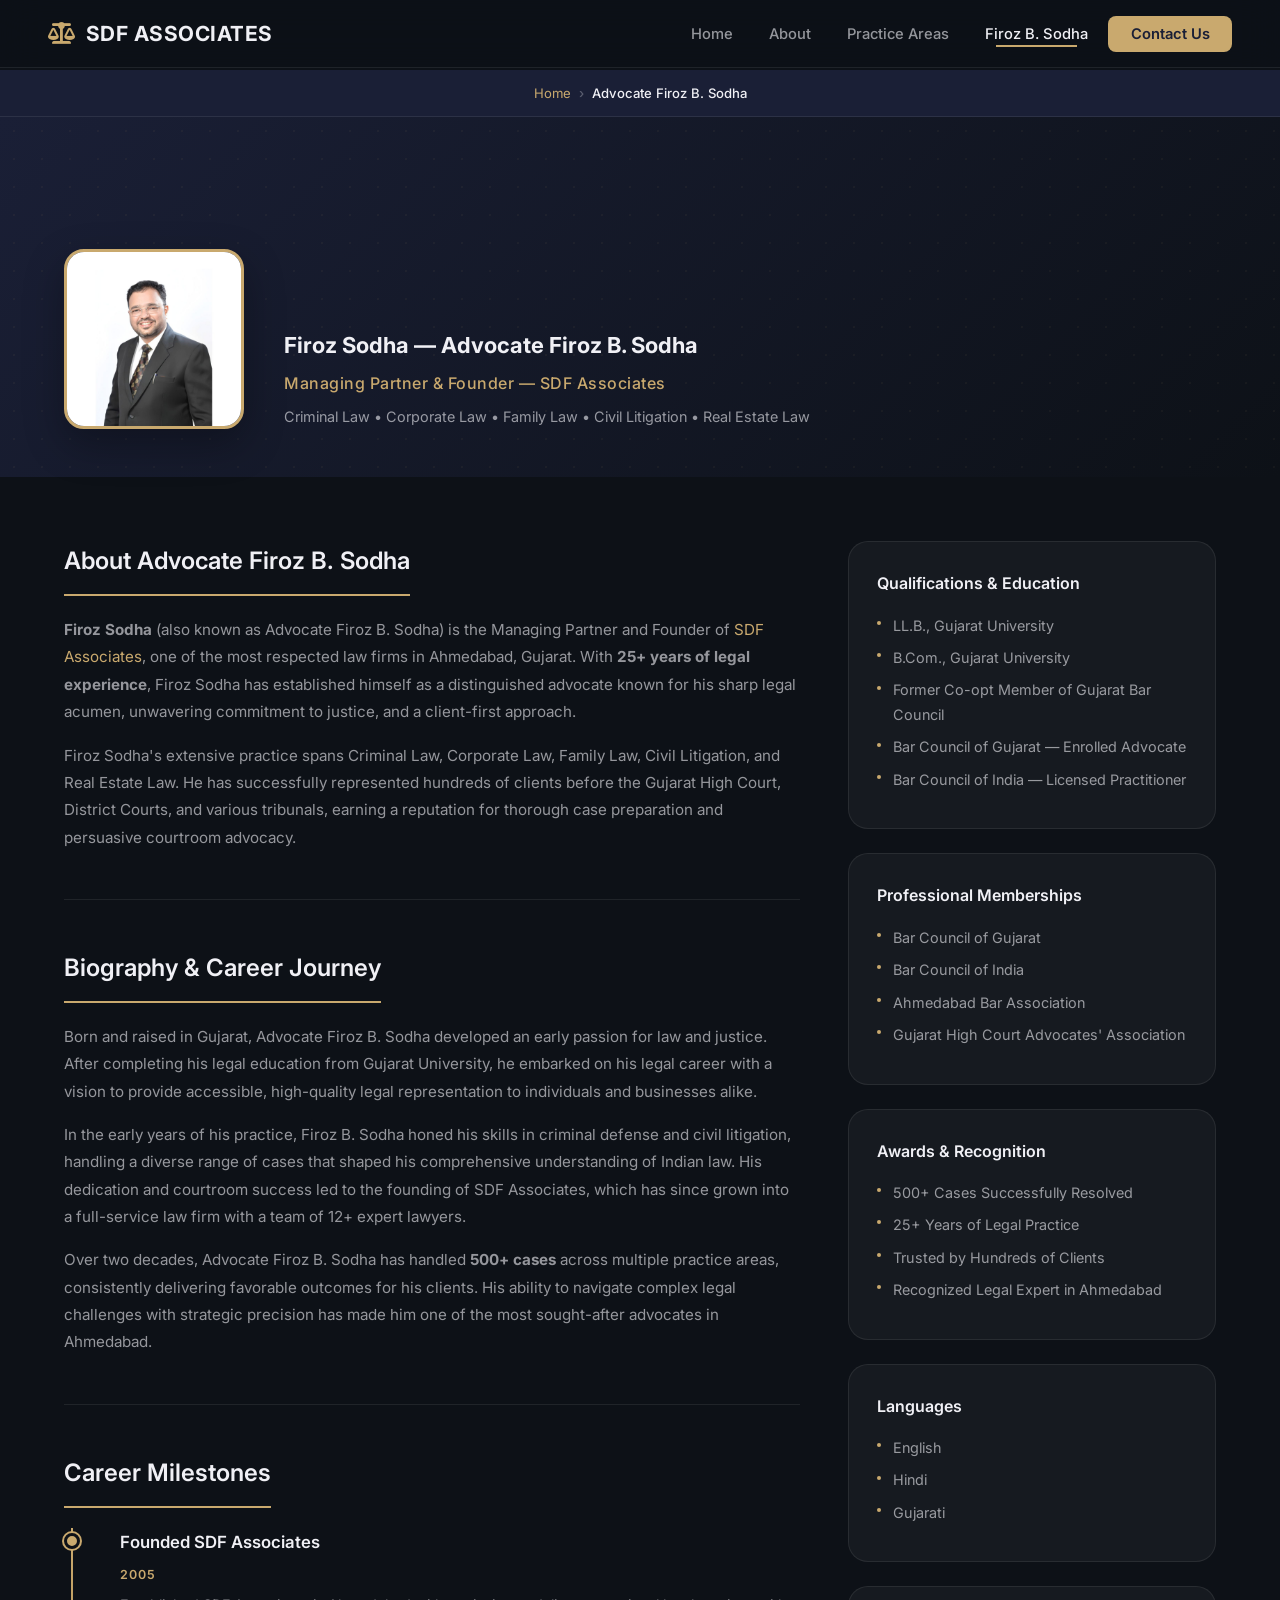
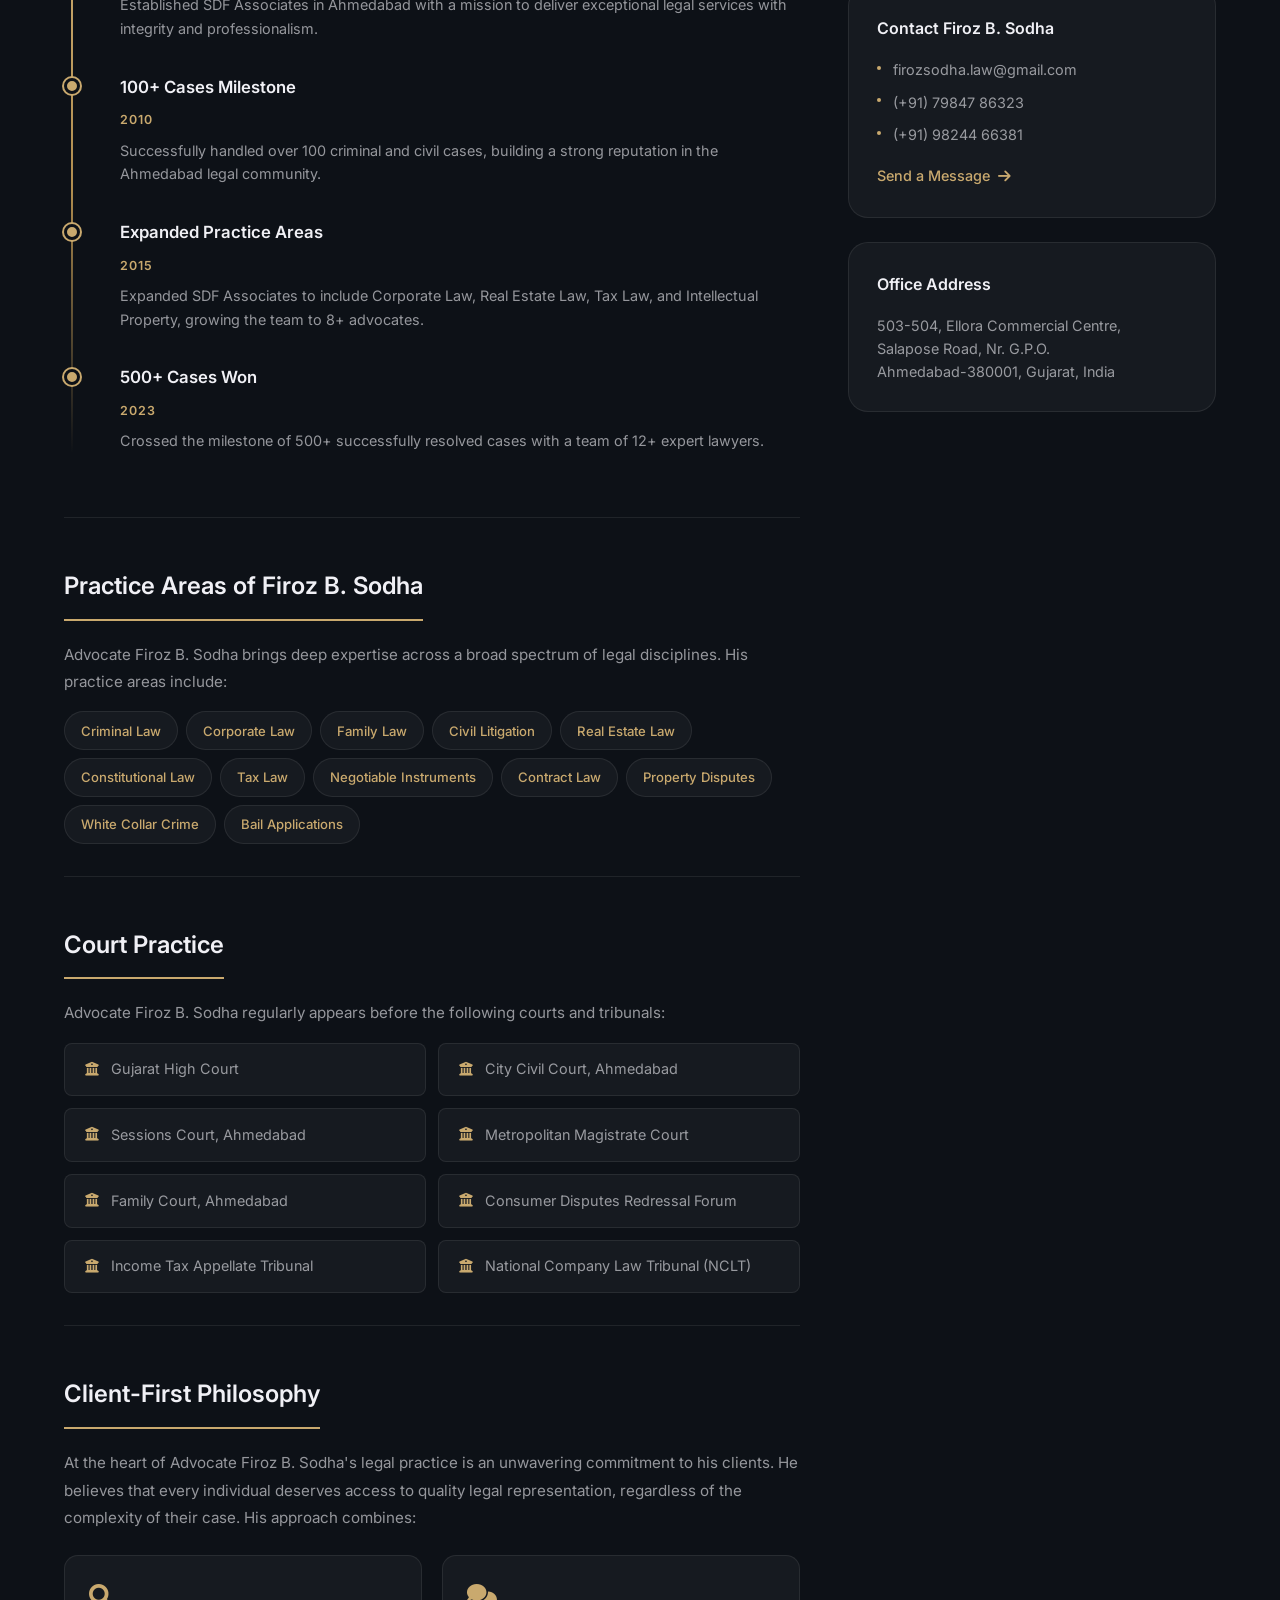
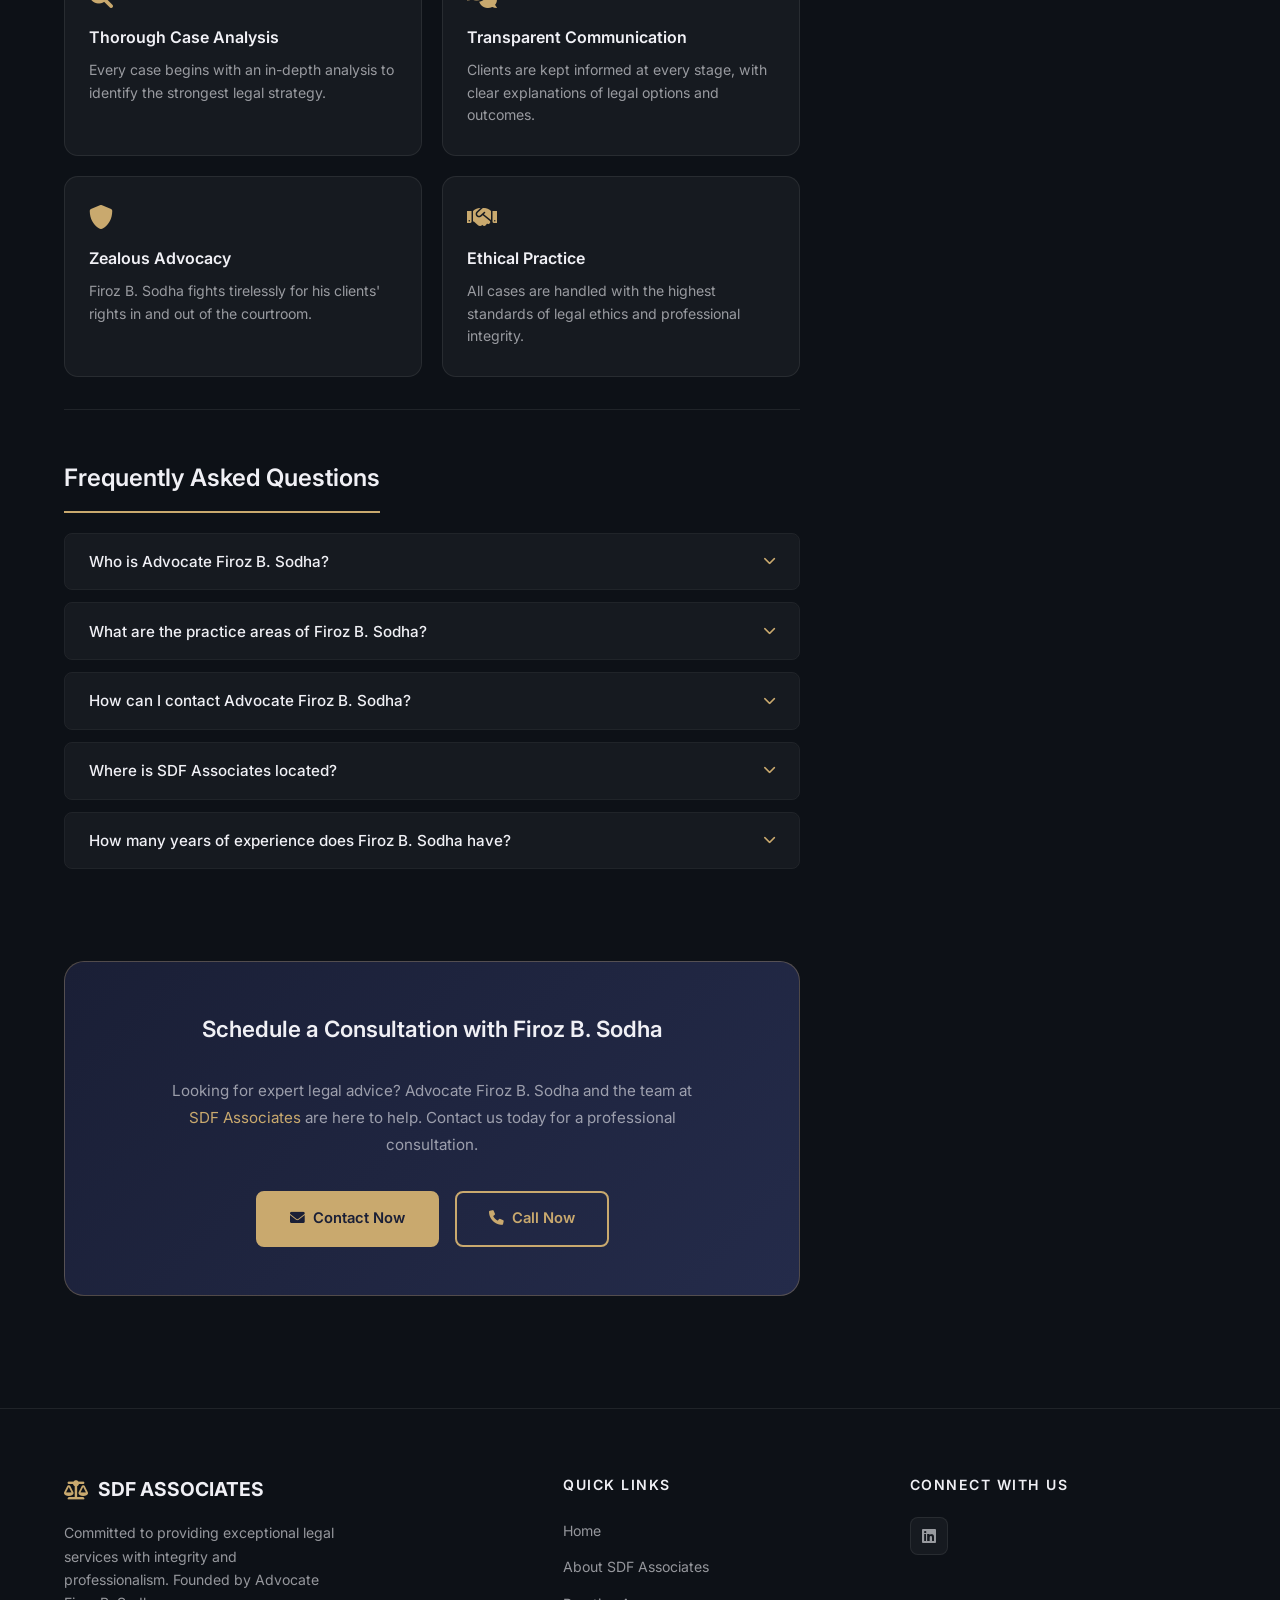
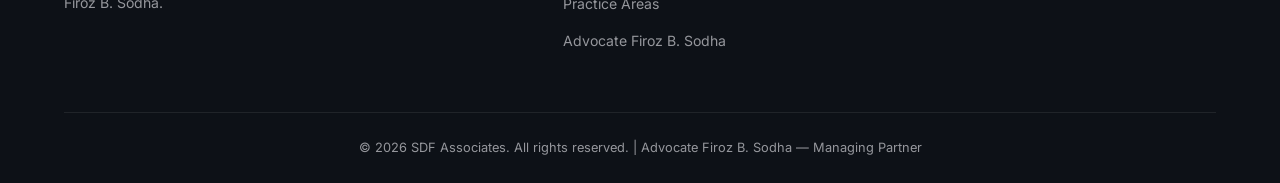
<file: about-firoz-b-sodha.html>
<!DOCTYPE html>
<html lang="en">

<head>
    <meta charset="UTF-8">
    <meta name="viewport" content="width=device-width, initial-scale=1.0">

    <!-- Primary SEO Meta Tags -->
    <title>Firoz Sodha (Advocate Firoz B. Sodha) — Managing Partner | SDF Associates, Ahmedabad</title>
    <meta name="description"
        content="Firoz Sodha (Advocate Firoz B. Sodha) is the Managing Partner & Founder of SDF Associates, Ahmedabad. 25+ years in Criminal Law, Corporate Law & Civil Litigation. Call (+91) 79847 86323.">
     <meta name="author" content="Firoz B. Sodha">
    <meta name="robots" content="index, follow, max-snippet:-1, max-image-preview:large, max-video-preview:-1">

    <!-- Canonical URL -->
    <link rel="canonical" href="https://www.sdf-advocates.co.in/about-firoz-b-sodha.html">

    <!-- Open Graph / Facebook -->
    <meta property="og:type" content="profile">
    <meta property="og:site_name" content="SDF Associates">
    <meta property="og:locale" content="en_IN">
    <meta property="og:url" content="https://www.sdf-advocates.co.in/about-firoz-b-sodha.html">
    <meta property="og:title"
        content="Firoz Sodha (Advocate Firoz B. Sodha) — Managing Partner | SDF Associates, Ahmedabad">
    <meta property="og:description"
        content="Meet Advocate Firoz B. Sodha — Managing Partner of SDF Associates with 25+ years of legal expertise in Criminal Law, Corporate Law, and Civil Litigation in Ahmedabad.">
    <meta property="og:image" content="https://www.sdf-advocates.co.in/Images/firoz-b-sodha.jpg">
    <meta property="og:image:width" content="800">
    <meta property="og:image:height" content="800">
    <meta property="og:image:alt" content="Advocate Firoz B. Sodha — Managing Partner of SDF Associates, Ahmedabad">
    <meta property="profile:first_name" content="Firoz">
    <meta property="profile:last_name" content="Sodha">

    <!-- Twitter Card -->
    <meta name="twitter:card" content="summary_large_image">
    <meta name="twitter:title" content="Firoz Sodha (Advocate Firoz B. Sodha) — Managing Partner | SDF Associates">
    <meta name="twitter:description"
        content="Advocate Firoz B. Sodha — 25+ years of legal excellence. Managing Partner of SDF Associates, Ahmedabad. Criminal Law, Corporate Law & Civil Litigation expert.">
    <meta name="twitter:image" content="https://www.sdf-advocates.co.in/Images/firoz-b-sodha.jpg">
    <meta name="twitter:image:alt" content="Advocate Firoz B. Sodha — SDF Associates">

    <!-- Favicon -->
    <link rel="icon" type="image/x-icon" href="Images/favicon.ico">
    <link rel="icon" type="image/png" sizes="32x32" href="Images/favicon-32x32.png">
    <link rel="icon" type="image/png" sizes="16x16" href="Images/favicon-16x16.png">
    <link rel="apple-touch-icon" sizes="180x180" href="Images/apple-touch-icon.png">

    <!-- Preconnect for Performance -->
    <link rel="preconnect" href="https://fonts.googleapis.com">
    <link rel="preconnect" href="https://fonts.gstatic.com" crossorigin>
    <link href="https://fonts.googleapis.com/css2?family=Inter:wght@400;500;600;700&display=swap" rel="stylesheet">
    <link rel="stylesheet" href="https://cdnjs.cloudflare.com/ajax/libs/font-awesome/6.0.0/css/all.min.css">
    <link rel="stylesheet" href="styles.css">

    <!-- Structured Data: Person -->
    <script type="application/ld+json">
    {
        "@context": "https://schema.org",
        "@type": "Person",
        "name": "Firoz B. Sodha",
        "alternateName": ["Firoz Sodha", "Advocate Firoz B. Sodha", "Firoz B Sodha"],
        "givenName": "Firoz",
        "familyName": "Sodha",
        "additionalName": "B.",
        "honorificPrefix": "Advocate",
        "jobTitle": "Managing Partner",
        "description": "Advocate Firoz B. Sodha is the Managing Partner and Founder of SDF Associates, a premier law firm in Ahmedabad, Gujarat. With 25+ years of experience specializing in Criminal Law, Corporate Law, Family Law, and Civil Litigation.",
        "url": "https://www.sdf-advocates.co.in/about-firoz-b-sodha.html",
        "image": "https://www.sdf-advocates.co.in/Images/firoz-b-sodha.jpg",
        "email": "firozsodha.law@gmail.com",
        "telephone": "+91-79847-86323",
        "worksFor": {
            "@type": "LegalService",
            "name": "SDF Associates",
            "url": "https://www.sdf-advocates.co.in"
        },
        "alumniOf": [
            {
                "@type": "EducationalOrganization",
                "name": "Gujarat University"
            }
        ],
        "knowsAbout": [
            "Criminal Law",
            "Corporate Law",
            "Family Law",
            "Civil Litigation",
            "Real Estate Law",
            "Constitutional Law",
            "Tax Law"
        ],
        "knowsLanguage": ["English", "Hindi", "Gujarati"],
        "address": {
            "@type": "PostalAddress",
            "streetAddress": "503-504, Ellora Commercial Centre, Salapose Road, Nr. G.P.O.",
            "addressLocality": "Ahmedabad",
            "addressRegion": "Gujarat",
            "postalCode": "380001",
            "addressCountry": "IN"
        },
        "memberOf": [
            {
                "@type": "Organization",
                "name": "Bar Council of Gujarat"
            },
            {
                "@type": "Organization",
                "name": "Bar Council of India"
            },
            {
                "@type": "Organization",
                "name": "Ahmedabad Bar Association"
            }
        ],
        "sameAs": []
    }
    </script>

    <!-- Structured Data: BreadcrumbList -->
    <script type="application/ld+json">
    {
        "@context": "https://schema.org",
        "@type": "BreadcrumbList",
        "itemListElement": [
            {
                "@type": "ListItem",
                "position": 1,
                "name": "Home",
                "item": "https://www.sdf-advocates.co.in/"
            },
            {
                "@type": "ListItem",
                "position": 2,
                "name": "Advocate Firoz B. Sodha",
                "item": "https://www.sdf-advocates.co.in/about-firoz-b-sodha.html"
            }
        ]
    }
    </script>

    <!-- Structured Data: FAQPage -->
    <script type="application/ld+json">
    {
        "@context": "https://schema.org",
        "@type": "FAQPage",
        "mainEntity": [
            {
                "@type": "Question",
                "name": "Who is Advocate Firoz B. Sodha?",
                "acceptedAnswer": {
                    "@type": "Answer",
                    "text": "Advocate Firoz B. Sodha is the Managing Partner and Founder of SDF Associates, a premier law firm in Ahmedabad, Gujarat. With over 25+ years of experience, he specializes in Criminal Law, Corporate Law, Family Law, and Civil Litigation."
                }
            },
            {
                "@type": "Question",
                "name": "What are the practice areas of Firoz B. Sodha?",
                "acceptedAnswer": {
                    "@type": "Answer",
                    "text": "Firoz B. Sodha specializes in Criminal Law, Corporate Law, Family Law, Civil Litigation, Real Estate Law, Constitutional Law, and Tax Law. He has represented clients in the Gujarat High Court, District Courts, and various tribunals."
                }
            },
            {
                "@type": "Question",
                "name": "How can I contact Advocate Firoz B. Sodha?",
                "acceptedAnswer": {
                    "@type": "Answer",
                    "text": "You can contact Advocate Firoz B. Sodha at SDF Associates by calling (+91) 79847 86323 or (+91) 98244 66381, or by emailing firozsodha.law@gmail.com. The office is located at 503-504, Ellora Commercial Centre, Salapose Road, Nr. G.P.O., Ahmedabad-380001."
                }
            },
            {
                "@type": "Question",
                "name": "Where is SDF Associates located?",
                "acceptedAnswer": {
                    "@type": "Answer",
                    "text": "SDF Associates is located at 503-504, Ellora Commercial Centre, Salapose Road, Nr. G.P.O., Ahmedabad-380001, Gujarat, India."
                }
            },
            {
                "@type": "Question",
                "name": "How many years of experience does Firoz B. Sodha have?",
                "acceptedAnswer": {
                    "@type": "Answer",
                    "text": "Advocate Firoz B. Sodha has over 25+ years of legal experience. He founded SDF Associates and has successfully handled 500+ cases across multiple practice areas."
                }
            }
        ]
    }
    </script>

    <!-- Structured Data: ProfilePage -->
    <script type="application/ld+json">
    {
        "@context": "https://schema.org",
        "@type": "ProfilePage",
        "name": "Firoz Sodha — Advocate Firoz B. Sodha Profile",
        "url": "https://www.sdf-advocates.co.in/about-firoz-b-sodha.html",
        "description": "Official profile page of Firoz Sodha (Advocate Firoz B. Sodha), Managing Partner & Founder of SDF Associates, Ahmedabad.",
        "dateCreated": "2025-07-16",
        "dateModified": "2025-07-20",
        "mainEntity": {
            "@type": "Person",
            "name": "Firoz B. Sodha",
            "alternateName": ["Firoz Sodha", "Advocate Firoz B. Sodha"],
            "url": "https://www.sdf-advocates.co.in/about-firoz-b-sodha.html",
            "image": "https://www.sdf-advocates.co.in/Images/firoz-b-sodha.jpg",
            "jobTitle": "Managing Partner",
            "worksFor": {
                "@type": "LegalService",
                "name": "SDF Associates",
                "url": "https://www.sdf-advocates.co.in"
            }
        }
    }
    </script>
</head>

<body>
    <header>
        <nav aria-label="Main Navigation">
            <a href="index.html" class="logo" title="SDF Associates — Law Firm in Ahmedabad">
                <i class="fas fa-balance-scale" aria-hidden="true"></i>
                <span>SDF ASSOCIATES</span>
            </a>
            <button class="mobile-menu-btn" aria-label="Toggle Menu" aria-expanded="false">
                <span></span>
                <span></span>
                <span></span>
            </button>
            <ul class="nav-links" role="navigation">
                <li><a href="index.html#home">Home</a></li>
                <li><a href="index.html#about">About</a></li>
                <li><a href="index.html#services">Practice Areas</a></li>
                <li><a href="about-firoz-b-sodha.html" class="active" title="Advocate Firoz B. Sodha">Firoz B. Sodha</a>
                </li>

                <li><a href="index.html#contact" class="nav-cta">Contact Us</a></li>
            </ul>
        </nav>
    </header>

    <main>
        <!-- Breadcrumb Navigation -->
        <nav class="breadcrumb" aria-label="Breadcrumb">
            <ol>
                <li><a href="index.html">Home</a></li>
                <li aria-current="page">Advocate Firoz B. Sodha</li>
            </ol>
        </nav>

        <!-- Hero Section -->
        <section class="member-hero about-hero">
            <div class="member-hero-content">
                <div class="member-hero-image">
                    <img src="Images/firoz-b-sodha.jpg"
                        alt="Advocate Firoz B. Sodha — Managing Partner and Founder of SDF Associates, Ahmedabad"
                        loading="eager" fetchpriority="high" decoding="async" width="180" height="180">
                </div>
                <div class="member-hero-text">
                    <h1>Firoz Sodha — Advocate Firoz B. Sodha</h1>
                    <p class="member-title">Managing Partner &amp; Founder — SDF Associates</p>
                    <p class="member-specialty">Criminal Law • Corporate Law • Family Law • Civil Litigation • Real
                        Estate Law</p>
                </div>
            </div>
        </section>

        <!-- Profile Body -->
        <div class="member-body about-body" style="background: var(--secondary);">
            <div class="member-main">

                <!-- Professional Introduction -->
                <section class="profile-section">
                    <h2>About Advocate Firoz B. Sodha</h2>
                    <p><strong>Firoz Sodha</strong> (also known as Advocate Firoz B. Sodha) is the Managing Partner
                        and Founder of <a href="index.html" title="SDF Associates — Premier Law Firm in Ahmedabad">SDF
                            Associates</a>, one of the
                        most respected law firms in Ahmedabad, Gujarat. With <strong>25+ years of legal
                            experience</strong>, Firoz Sodha has established himself as a distinguished advocate
                        known for his sharp legal acumen, unwavering commitment to justice, and a client-first
                        approach.</p>
                    <p>Firoz Sodha's extensive practice spans Criminal Law, Corporate Law, Family Law, Civil
                        Litigation, and Real Estate Law. He has successfully represented hundreds of clients before
                        the Gujarat High Court, District Courts, and various tribunals, earning a reputation for
                        thorough case preparation and persuasive courtroom advocacy.</p>
                </section>

                <!-- Biography -->
                <section class="profile-section">
                    <h2>Biography &amp; Career Journey</h2>
                    <p>Born and raised in Gujarat, Advocate Firoz B. Sodha developed an early passion for law and
                        justice. After completing his legal education from Gujarat University, he embarked on his
                        legal career with a vision to provide accessible, high-quality legal representation to
                        individuals and businesses alike.</p>
                    <p>In the early years of his practice, Firoz B. Sodha honed his skills in criminal defense and
                        civil litigation, handling a diverse range of cases that shaped his comprehensive
                        understanding of Indian law. His dedication and courtroom success led to the founding of
                        SDF Associates, which has since grown into a full-service law firm with a team of 12+
                        expert lawyers.</p>
                    <p>Over two decades, Advocate Firoz B. Sodha has handled <strong>500+ cases</strong> across
                        multiple practice areas, consistently delivering favorable outcomes for his clients. His
                        ability to navigate complex legal challenges with strategic precision has made him one of
                        the most sought-after advocates in Ahmedabad.</p>
                </section>

                <!-- Career Timeline -->
                <section class="profile-section">
                    <h2>Career Milestones</h2>
                    <div class="timeline">
                        <div class="timeline-item">
                            <div class="timeline-marker"></div>
                            <div class="timeline-content">
                                <h3>Founded SDF Associates</h3>
                                <span class="timeline-date">2005</span>
                                <p>Established SDF Associates in Ahmedabad with a mission to deliver exceptional
                                    legal services with integrity and professionalism.</p>
                            </div>
                        </div>
                        <div class="timeline-item">
                            <div class="timeline-marker"></div>
                            <div class="timeline-content">
                                <h3>100+ Cases Milestone</h3>
                                <span class="timeline-date">2010</span>
                                <p>Successfully handled over 100 criminal and civil cases, building a strong
                                    reputation in the Ahmedabad legal community.</p>
                            </div>
                        </div>
                        <div class="timeline-item">
                            <div class="timeline-marker"></div>
                            <div class="timeline-content">
                                <h3>Expanded Practice Areas</h3>
                                <span class="timeline-date">2015</span>
                                <p>Expanded SDF Associates to include Corporate Law, Real Estate Law, Tax Law, and
                                    Intellectual Property, growing the team to 8+ advocates.</p>
                            </div>
                        </div>
                        <div class="timeline-item">
                            <div class="timeline-marker"></div>
                            <div class="timeline-content">
                                <h3>500+ Cases Won</h3>
                                <span class="timeline-date">2023</span>
                                <p>Crossed the milestone of 500+ successfully resolved cases with a team of 12+
                                    expert lawyers.</p>
                            </div>
                        </div>
                    </div>
                </section>

                <!-- Practice Areas -->
                <section class="profile-section">
                    <h2>Practice Areas of Firoz B. Sodha</h2>
                    <p>Advocate Firoz B. Sodha brings deep expertise across a broad spectrum of legal disciplines.
                        His practice areas include:</p>
                    <div class="practice-tags">
                        <span class="practice-tag">Criminal Law</span>
                        <span class="practice-tag">Corporate Law</span>
                        <span class="practice-tag">Family Law</span>
                        <span class="practice-tag">Civil Litigation</span>
                        <span class="practice-tag">Real Estate Law</span>
                        <span class="practice-tag">Constitutional Law</span>
                        <span class="practice-tag">Tax Law</span>
                        <span class="practice-tag">Negotiable Instruments</span>
                        <span class="practice-tag">Contract Law</span>
                        <span class="practice-tag">Property Disputes</span>
                        <span class="practice-tag">White Collar Crime</span>
                        <span class="practice-tag">Bail Applications</span>
                    </div>
                </section>

                <!-- Court Practice -->
                <section class="profile-section">
                    <h2>Court Practice</h2>
                    <p>Advocate Firoz B. Sodha regularly appears before the following courts and tribunals:</p>
                    <ul class="court-list">
                        <li><i class="fas fa-university" aria-hidden="true"></i> Gujarat High Court</li>
                        <li><i class="fas fa-university" aria-hidden="true"></i> City Civil Court, Ahmedabad</li>
                        <li><i class="fas fa-university" aria-hidden="true"></i> Sessions Court, Ahmedabad</li>
                        <li><i class="fas fa-university" aria-hidden="true"></i> Metropolitan Magistrate Court</li>
                        <li><i class="fas fa-university" aria-hidden="true"></i> Family Court, Ahmedabad</li>
                        <li><i class="fas fa-university" aria-hidden="true"></i> Consumer Disputes Redressal Forum</li>
                        <li><i class="fas fa-university" aria-hidden="true"></i> Income Tax Appellate Tribunal</li>
                        <li><i class="fas fa-university" aria-hidden="true"></i> National Company Law Tribunal (NCLT)
                        </li>
                    </ul>
                </section>

                <!-- Client Approach -->
                <section class="profile-section">
                    <h2>Client-First Philosophy</h2>
                    <p>At the heart of Advocate Firoz B. Sodha's legal practice is an unwavering commitment to
                        his clients. He believes that every individual deserves access to quality legal
                        representation, regardless of the complexity of their case. His approach combines:</p>
                    <div class="approach-grid">
                        <div class="approach-card">
                            <i class="fas fa-search" aria-hidden="true"></i>
                            <h3>Thorough Case Analysis</h3>
                            <p>Every case begins with an in-depth analysis to identify the strongest legal
                                strategy.</p>
                        </div>
                        <div class="approach-card">
                            <i class="fas fa-comments" aria-hidden="true"></i>
                            <h3>Transparent Communication</h3>
                            <p>Clients are kept informed at every stage, with clear explanations of legal options
                                and outcomes.</p>
                        </div>
                        <div class="approach-card">
                            <i class="fas fa-shield-alt" aria-hidden="true"></i>
                            <h3>Zealous Advocacy</h3>
                            <p>Firoz B. Sodha fights tirelessly for his clients' rights in and out of the
                                courtroom.</p>
                        </div>
                        <div class="approach-card">
                            <i class="fas fa-handshake" aria-hidden="true"></i>
                            <h3>Ethical Practice</h3>
                            <p>All cases are handled with the highest standards of legal ethics and professional
                                integrity.</p>
                        </div>
                    </div>
                </section>

                <!-- FAQs -->
                <section class="profile-section faq-section">
                    <h2>Frequently Asked Questions</h2>

                    <div class="faq-item" itemscope itemprop="mainEntity" itemtype="https://schema.org/Question">
                        <button class="faq-question" aria-expanded="false">
                            <span itemprop="name">Who is Advocate Firoz B. Sodha?</span>
                            <i class="fas fa-chevron-down" aria-hidden="true"></i>
                        </button>
                        <div class="faq-answer" itemscope itemprop="acceptedAnswer"
                            itemtype="https://schema.org/Answer">
                            <p itemprop="text">Advocate Firoz B. Sodha is the Managing Partner and Founder of SDF
                                Associates, a premier law firm in Ahmedabad, Gujarat. With over 25+ years of
                                experience, he specializes in Criminal Law, Corporate Law, Family Law, and Civil
                                Litigation.</p>
                        </div>
                    </div>

                    <div class="faq-item" itemscope itemprop="mainEntity" itemtype="https://schema.org/Question">
                        <button class="faq-question" aria-expanded="false">
                            <span itemprop="name">What are the practice areas of Firoz B. Sodha?</span>
                            <i class="fas fa-chevron-down" aria-hidden="true"></i>
                        </button>
                        <div class="faq-answer" itemscope itemprop="acceptedAnswer"
                            itemtype="https://schema.org/Answer">
                            <p itemprop="text">Firoz B. Sodha specializes in Criminal Law, Corporate Law, Family
                                Law, Civil Litigation, Real Estate Law, Constitutional Law, and Tax Law. He has
                                represented clients in the Gujarat High Court, District Courts, and various
                                tribunals.</p>
                        </div>
                    </div>

                    <div class="faq-item" itemscope itemprop="mainEntity" itemtype="https://schema.org/Question">
                        <button class="faq-question" aria-expanded="false">
                            <span itemprop="name">How can I contact Advocate Firoz B. Sodha?</span>
                            <i class="fas fa-chevron-down" aria-hidden="true"></i>
                        </button>
                        <div class="faq-answer" itemscope itemprop="acceptedAnswer"
                            itemtype="https://schema.org/Answer">
                            <p itemprop="text">You can contact Advocate Firoz B. Sodha at SDF Associates by
                                calling <a href="tel:+917984786323">(+91) 79847 86323</a> or <a
                                    href="tel:+919824466381">(+91) 98244 66381</a>, or by emailing <a
                                    href="mailto:firozsodha.law@gmail.com">firozsodha.law@gmail.com</a>. The
                                office is located at 503-504, Ellora Commercial Centre, Salapose Road, Nr. G.P.O.,
                                Ahmedabad-380001.</p>
                        </div>
                    </div>

                    <div class="faq-item" itemscope itemprop="mainEntity" itemtype="https://schema.org/Question">
                        <button class="faq-question" aria-expanded="false">
                            <span itemprop="name">Where is SDF Associates located?</span>
                            <i class="fas fa-chevron-down" aria-hidden="true"></i>
                        </button>
                        <div class="faq-answer" itemscope itemprop="acceptedAnswer"
                            itemtype="https://schema.org/Answer">
                            <p itemprop="text">SDF Associates is located at 503-504, Ellora Commercial Centre,
                                Salapose Road, Nr. G.P.O., Ahmedabad-380001, Gujarat, India.</p>
                        </div>
                    </div>

                    <div class="faq-item" itemscope itemprop="mainEntity" itemtype="https://schema.org/Question">
                        <button class="faq-question" aria-expanded="false">
                            <span itemprop="name">How many years of experience does Firoz B. Sodha have?</span>
                            <i class="fas fa-chevron-down" aria-hidden="true"></i>
                        </button>
                        <div class="faq-answer" itemscope itemprop="acceptedAnswer"
                            itemtype="https://schema.org/Answer">
                            <p itemprop="text">Advocate Firoz B. Sodha has over 25+ years of legal experience. He
                                founded SDF Associates and has successfully handled 500+ cases across multiple
                                practice areas.</p>
                        </div>
                    </div>
                </section>

                <!-- Contact CTA -->
                <section class="profile-section contact-cta-section">
                    <div class="contact-cta-card">
                        <h2>Schedule a Consultation with Firoz B. Sodha</h2>
                        <p>Looking for expert legal advice? Advocate Firoz B. Sodha and the team at <a href="index.html"
                                title="SDF Associates">SDF Associates</a> are here to help.
                            Contact us today for a professional consultation.</p>
                        <div class="cta-actions">
                            <a href="index.html#contact" class="cta-primary" id="about-cta-contact">
                                <i class="fas fa-envelope" aria-hidden="true"></i> Contact Now
                            </a>
                            <a href="tel:+917984786323" class="cta-primary cta-phone" id="about-cta-call">
                                <i class="fas fa-phone" aria-hidden="true"></i> Call Now
                            </a>
                        </div>
                    </div>
                </section>
            </div>

            <!-- Sidebar -->
            <aside class="member-sidebar">
                <div class="sidebar-card">
                    <h3>Qualifications &amp; Education</h3>
                    <ul>
                        <li>LL.B., Gujarat University</li>
                        <li>B.Com., Gujarat University</li>
                        <li>Former Co-opt Member of Gujarat Bar Council</li>
                        <li>Bar Council of Gujarat — Enrolled Advocate</li>
                        <li>Bar Council of India — Licensed Practitioner</li>
                    </ul>
                </div>

                <div class="sidebar-card">
                    <h3>Professional Memberships</h3>
                    <ul>
                        <li>Bar Council of Gujarat</li>
                        <li>Bar Council of India</li>
                        <li>Ahmedabad Bar Association</li>
                        <li>Gujarat High Court Advocates' Association</li>
                    </ul>
                </div>

                <div class="sidebar-card">
                    <h3>Awards &amp; Recognition</h3>
                    <ul>
                        <li>500+ Cases Successfully Resolved</li>
                        <li>25+ Years of Legal Practice</li>
                        <li>Trusted by Hundreds of Clients</li>
                        <li>Recognized Legal Expert in Ahmedabad</li>
                    </ul>
                </div>

                <div class="sidebar-card">
                    <h3>Languages</h3>
                    <ul>
                        <li>English</li>
                        <li>Hindi</li>
                        <li>Gujarati</li>
                    </ul>
                </div>

                <div class="sidebar-card">
                    <h3>Contact Firoz B. Sodha</h3>
                    <ul>
                        <li><a href="mailto:firozsodha.law@gmail.com">firozsodha.law@gmail.com</a></li>
                        <li><a href="tel:+917984786323">(+91) 79847 86323</a></li>
                        <li><a href="tel:+919824466381">(+91) 98244 66381</a></li>
                    </ul>
                    <a href="index.html#contact" class="contact-link">
                        Send a Message <i class="fas fa-arrow-right" aria-hidden="true"></i>
                    </a>
                </div>

                <div class="sidebar-card">
                    <h3>Office Address</h3>
                    <p style="color: var(--text-muted); font-size: 0.9rem; line-height: 1.6; padding-left: 0;">
                        503-504, Ellora Commercial Centre,<br>
                        Salapose Road, Nr. G.P.O.<br>
                        Ahmedabad-380001, Gujarat, India
                    </p>
                </div>
            </aside>
        </div>
    </main>

    <footer>
        <div class="footer-content">
            <div class="footer-section">
                <div class="footer-logo">
                    <i class="fas fa-balance-scale" aria-hidden="true"></i>
                    <span>SDF ASSOCIATES</span>
                </div>
                <p>Committed to providing exceptional legal services with integrity and professionalism. Founded
                    by <a href="about-firoz-b-sodha.html" title="About Advocate Firoz B. Sodha">Advocate Firoz B.
                        Sodha</a>.</p>
            </div>
            <div class="footer-section">
                <h3>Quick Links</h3>
                <ul>
                    <li><a href="index.html">Home</a></li>
                    <li><a href="index.html#about">About SDF Associates</a></li>
                    <li><a href="index.html#services">Practice Areas</a></li>

                    <li><a href="about-firoz-b-sodha.html" title="Advocate Firoz B. Sodha">Advocate Firoz B. Sodha</a>
                    </li>
                </ul>
            </div>
            <div class="footer-section">
                <h3>Connect With Us</h3>
                <div class="social-links">
                    <a href="https://in.linkedin.com/in/firoz-sodha-6258b5356" target="_blank" rel="noopener noreferrer"
                        aria-label="SDF Associates on LinkedIn"><i class="fab fa-linkedin"
                            aria-hidden="true"></i></a>
                    <!-- <a href="#" aria-label="SDF Associates on Twitter"><i class="fab fa-twitter"
                            aria-hidden="true"></i></a>
                    <a href="#" aria-label="SDF Associates on Facebook"><i class="fab fa-facebook"
                            aria-hidden="true"></i></a>
                    <a href="#" aria-label="SDF Associates on Instagram"><i class="fab fa-instagram"
                            aria-hidden="true"></i></a> -->
                </div>
            </div>
        </div>
        <div class="footer-bottom">
            <p>&copy; 2026 SDF Associates. All rights reserved. | <a href="about-firoz-b-sodha.html">Advocate
                    Firoz B. Sodha — Managing Partner</a></p>
        </div>
    </footer>

    <script src="scripts.js" defer></script>
    <script>
        // FAQ Accordion
        document.querySelectorAll('.faq-question').forEach(button => {
            button.addEventListener('click', () => {
                const isExpanded = button.getAttribute('aria-expanded') === 'true';
                // Close all other FAQs
                document.querySelectorAll('.faq-question').forEach(btn => {
                    btn.setAttribute('aria-expanded', 'false');
                    btn.parentElement.classList.remove('active');
                });
                // Toggle current
                if (!isExpanded) {
                    button.setAttribute('aria-expanded', 'true');
                    button.parentElement.classList.add('active');
                }
            });
        });
    </script>
</body>

</html>
</file>
<file: styles.css>
/* =============================================
   SDF Associates — Premium Design System v2
   ============================================= */

/* --- Design Tokens --- */
:root {
    /* Colors */
    --primary: #1a1f36;
    --primary-light: #242b4a;
    --secondary: #0d1117;
    --accent: #c9a96e;
    --accent-dark: #b08d4f;
    --accent-glow: rgba(201, 169, 110, 0.25);
    --surface: rgba(255, 255, 255, 0.04);
    --surface-hover: rgba(255, 255, 255, 0.08);
    --surface-card: rgba(255, 255, 255, 0.035);
    --border: rgba(255, 255, 255, 0.08);
    --border-hover: rgba(201, 169, 110, 0.3);
    --text: #f0f0f5;
    --text-muted: rgba(240, 240, 245, 0.6);

    /* Typography */
    --font: 'Inter', system-ui, -apple-system, sans-serif;

    /* Spacing */
    --section-pad: clamp(5rem, 10vw, 9rem) clamp(1.25rem, 5vw, 5%);
    --container: 1320px;
    --radius-sm: 8px;
    --radius-md: 14px;
    --radius-lg: 20px;

    /* Motion */
    --ease: cubic-bezier(0.4, 0, 0.2, 1);
    --ease-out: cubic-bezier(0, 0, 0.2, 1);
    --ease-spring: cubic-bezier(0.34, 1.56, 0.64, 1);
    --duration: 0.35s;
    --duration-slow: 0.6s;
}

/* --- Reset & Base --- */
*,
*::before,
*::after {
    margin: 0;
    padding: 0;
    box-sizing: border-box;
}

html {
    scroll-behavior: smooth;
    -webkit-text-size-adjust: 100%;
}

body {
    font-family: var(--font);
    font-size: 1rem;
    line-height: 1.7;
    color: var(--text);
    background: var(--secondary);
    overflow-x: hidden;
    -webkit-font-smoothing: antialiased;
    -moz-osx-font-smoothing: grayscale;
}

img {
    max-width: 100%;
    display: block;
}

a {
    color: inherit;
    text-decoration: none;
}

ul {
    list-style: none;
}

/* --- Utility: Reveal Animations --- */
.reveal {
    opacity: 0;
    transform: translateY(30px);
    transition: opacity var(--duration-slow) var(--ease),
        transform var(--duration-slow) var(--ease);
}

.reveal.visible {
    opacity: 1;
    transform: translateY(0);
}

.reveal-delay-1 {
    transition-delay: 0.1s;
}

.reveal-delay-2 {
    transition-delay: 0.2s;
}

.reveal-delay-3 {
    transition-delay: 0.3s;
}

.reveal-delay-4 {
    transition-delay: 0.4s;
}

/* --- Section Header --- */
.section-header {
    text-align: center;
    margin-bottom: clamp(2.5rem, 5vw, 4rem);
}

.section-subtitle {
    display: inline-block;
    color: var(--accent);
    text-transform: uppercase;
    letter-spacing: 3px;
    font-size: 0.78rem;
    font-weight: 600;
    margin-bottom: 1rem;
    position: relative;
    padding-bottom: 0.75rem;
}

.section-subtitle::after {
    content: '';
    position: absolute;
    bottom: 0;
    left: 50%;
    transform: translateX(-50%);
    width: 40px;
    height: 2px;
    background: var(--accent);
}

.section-header h2 {
    font-size: clamp(1.8rem, 4vw, 2.8rem);
    font-weight: 700;
    color: var(--text);
    line-height: 1.2;
    letter-spacing: -0.02em;
}


/* =============================================
   HEADER & NAVIGATION
   ============================================= */
header {
    position: fixed;
    top: 0;
    left: 0;
    width: 100%;
    z-index: 1000;
    background: rgba(13, 17, 23, 0.65);
    backdrop-filter: blur(20px);
    -webkit-backdrop-filter: blur(20px);
    border-bottom: 1px solid var(--border);
    transition: background var(--duration) var(--ease),
        box-shadow var(--duration) var(--ease);
}

header.scrolled {
    background: rgba(13, 17, 23, 0.95);
    box-shadow: 0 4px 30px rgba(0, 0, 0, 0.3);
}

nav {
    display: flex;
    justify-content: space-between;
    align-items: center;
    padding: 1rem clamp(1.25rem, 5vw, 3rem);
    max-width: var(--container);
    margin: 0 auto;
}

.logo {
    display: flex;
    align-items: center;
    gap: 0.65rem;
    font-size: 1.3rem;
    font-weight: 700;
    letter-spacing: 0.5px;
    color: var(--text);
    z-index: 1001;
    position: relative;
}

.logo i {
    color: var(--accent);
    font-size: 1.35rem;
}

/* Desktop Nav Links */
.nav-links {
    display: flex;
    gap: 0.25rem;
    align-items: center;
}

.nav-links a {
    color: var(--text-muted);
    font-weight: 500;
    font-size: 0.92rem;
    padding: 0.5rem 1rem;
    border-radius: var(--radius-sm);
    transition: color var(--duration) var(--ease),
        background var(--duration) var(--ease);
    position: relative;
}

.nav-links a::after {
    content: '';
    position: absolute;
    bottom: 4px;
    left: 50%;
    width: 0;
    height: 2px;
    background: var(--accent);
    transition: width var(--duration) var(--ease),
        left var(--duration) var(--ease);
}

.nav-links a:hover,
.nav-links a.active {
    color: var(--text);
}

.nav-links a:hover::after,
.nav-links a.active::after {
    width: 60%;
    left: 20%;
}

.nav-cta {
    background: var(--accent) !important;
    color: var(--primary) !important;
    font-weight: 600 !important;
    border-radius: var(--radius-sm) !important;
    padding: 0.55rem 1.4rem !important;
    transition: background var(--duration) var(--ease),
        transform var(--duration) var(--ease),
        box-shadow var(--duration) var(--ease) !important;
}

.nav-cta::after {
    display: none !important;
}

.nav-cta:hover {
    background: var(--accent-dark) !important;
    color: var(--primary) !important;
    transform: translateY(-1px);
    box-shadow: 0 4px 20px var(--accent-glow);
}

/* Mobile Menu Button */
.mobile-menu-btn {
    display: none;
    flex-direction: column;
    justify-content: center;
    align-items: center;
    width: 40px;
    height: 40px;
    background: transparent;
    border: none;
    cursor: pointer;
    padding: 0;
    z-index: 1001;
    position: relative;
    gap: 6px;
}

.mobile-menu-btn span {
    display: block;
    width: 24px;
    height: 2px;
    background: var(--text);
    border-radius: 2px;
    transition: transform 0.4s var(--ease),
        opacity 0.3s var(--ease),
        width 0.3s var(--ease);
    transform-origin: center;
}

.mobile-menu-btn.active span:nth-child(1) {
    transform: translateY(8px) rotate(45deg);
}

.mobile-menu-btn.active span:nth-child(2) {
    opacity: 0;
    width: 0;
}

.mobile-menu-btn.active span:nth-child(3) {
    transform: translateY(-8px) rotate(-45deg);
}


/* =============================================
   HERO SECTION
   ============================================= */
.hero {
    min-height: 100vh;
    display: grid;
    grid-template-columns: 1.1fr 0.9fr;
    position: relative;
    background: var(--secondary);
    overflow: hidden;
}

.hero-pattern {
    position: absolute;
    inset: 0;
    background-image: radial-gradient(rgba(201, 169, 110, 0.06) 1px, transparent 1px);
    background-size: 30px 30px;
    pointer-events: none;
    z-index: 1;
}

.hero-content {
    position: relative;
    z-index: 2;
    padding: 0 clamp(2rem, 5vw, 5rem);
    display: flex;
    flex-direction: column;
    justify-content: center;
    min-height: 100vh;
    gap: 2.5rem;
}

.hero-text {
    max-width: 580px;
}

.hero-subtitle {
    display: inline-flex;
    align-items: center;
    gap: 1rem;
    color: var(--accent);
    font-size: 0.8rem;
    font-weight: 600;
    text-transform: uppercase;
    letter-spacing: 3px;
    margin-bottom: 1.25rem;
}

.hero-subtitle::before {
    content: '';
    display: inline-block;
    width: 2rem;
    height: 2px;
    background: var(--accent);
    flex-shrink: 0;
}

.hero-content h1 {
    font-size: clamp(2.2rem, 4.5vw, 3.5rem);
    font-weight: 700;
    color: var(--text);
    line-height: 1.15;
    margin-bottom: 1.25rem;
    letter-spacing: -0.03em;
}

.hero h1 .highlight {
    color: var(--accent);
    position: relative;
    display: inline-block;
}

.hero h1 .highlight::after {
    content: '';
    position: absolute;
    bottom: 2px;
    left: 0;
    width: 100%;
    height: 3px;
    background: linear-gradient(90deg, var(--accent), transparent);
    opacity: 0.4;
    border-radius: 2px;
}

.hero-content p.hero-description {
    font-size: clamp(0.95rem, 1.3vw, 1.1rem);
    color: var(--text-muted);
    line-height: 1.75;
    margin-bottom: 2rem;
    max-width: 520px;
}

/* Hero CTAs */
.hero-cta {
    display: flex;
    gap: 1.25rem;
    align-items: center;
    flex-wrap: wrap;
}

.cta-primary {
    display: inline-flex;
    align-items: center;
    gap: 0.5rem;
    background: var(--accent);
    color: var(--primary);
    padding: 0.85rem 2rem;
    border-radius: var(--radius-sm);
    font-weight: 600;
    font-size: 0.92rem;
    border: 2px solid var(--accent);
    transition: all var(--duration) var(--ease);
}

.cta-primary:hover {
    background: transparent;
    color: var(--accent);
    transform: translateY(-2px);
    box-shadow: 0 8px 30px var(--accent-glow);
}

.cta-secondary {
    display: inline-flex;
    align-items: center;
    gap: 0.5rem;
    color: var(--text-muted);
    font-weight: 500;
    font-size: 0.92rem;
    padding: 0.85rem 1rem;
    transition: color var(--duration) var(--ease);
}

.cta-secondary i {
    transition: transform var(--duration) var(--ease);
    font-size: 0.85rem;
}

.cta-secondary:hover {
    color: var(--accent);
}

.cta-secondary:hover i {
    transform: translateX(5px);
}

/* Hero Features */
.hero-features {
    display: grid;
    grid-template-columns: repeat(3, 1fr);
    gap: 1rem;
}

.feature {
    display: flex;
    align-items: center;
    gap: 0.75rem;
    padding: 0.9rem 1rem;
    background: var(--surface);
    border: 1px solid var(--border);
    border-radius: var(--radius-md);
    transition: all var(--duration) var(--ease);
}

.feature:hover {
    background: var(--surface-hover);
    border-color: var(--border-hover);
    transform: translateY(-2px);
}

.feature i {
    color: var(--accent);
    font-size: 1.15rem;
    flex-shrink: 0;
}

.feature span {
    color: var(--text);
    font-size: 0.8rem;
    font-weight: 500;
    line-height: 1.3;
}

/* Hero Image */
.hero-image {
    position: relative;
    height: 100%;
    width: 100%;
}

.image-container {
    position: absolute;
    inset: 0;
    clip-path: polygon(15% 0%, 100% 0%, 100% 100%, 0% 100%);
}

.image-container img {
    width: 100%;
    height: 100%;
    object-fit: cover;
    transition: transform 12s var(--ease-out);
}

.hero:hover .image-container img {
    transform: scale(1.04);
}

.image-overlay {
    position: absolute;
    inset: 0;
    background: linear-gradient(to right,
            var(--secondary) 0%,
            rgba(13, 17, 23, 0.7) 25%,
            rgba(13, 17, 23, 0.2) 55%,
            transparent 70%);
    clip-path: polygon(15% 0%, 100% 0%, 100% 100%, 0% 100%);
    pointer-events: none;
}


/* =============================================
   ABOUT SECTION
   ============================================= */
.about {
    padding: var(--section-pad);
    background: var(--secondary);
    position: relative;
}

.about-grid {
    display: grid;
    grid-template-columns: repeat(3, 1fr);
    gap: 1.5rem;
    max-width: var(--container);
    margin: 0 auto 3rem;
}

.about-card {
    background: var(--surface);
    border: 1px solid var(--border);
    padding: 2.5rem 2rem;
    border-radius: var(--radius-lg);
    text-align: center;
    transition: all var(--duration) var(--ease);
    position: relative;
    overflow: hidden;
}

.about-card::before {
    content: '';
    position: absolute;
    inset: 0;
    background: linear-gradient(135deg, transparent, rgba(201, 169, 110, 0.06));
    opacity: 0;
    transition: opacity var(--duration) var(--ease);
}

.about-card:hover::before {
    opacity: 1;
}

.about-card:hover {
    transform: translateY(-6px);
    border-color: var(--border-hover);
    box-shadow: 0 20px 40px rgba(0, 0, 0, 0.2);
}

.about-card i {
    font-size: 2.2rem;
    color: var(--accent);
    margin-bottom: 1.5rem;
    display: inline-block;
    transition: transform var(--duration) var(--ease-spring);
}

.about-card:hover i {
    transform: scale(1.15);
}

.about-card h3 {
    font-size: 1.15rem;
    font-weight: 600;
    margin-bottom: 0.75rem;
    color: var(--text);
}

.about-card p {
    color: var(--text-muted);
    font-size: 0.92rem;
    line-height: 1.65;
}

/* Firm Stats — Carousel Cards */
.firm-stats {
    max-width: 900px;
    margin: 0 auto;
    padding: 2.5rem 0 1.5rem;
    border-top: 1px solid var(--border);
}

.stats-track {
    display: grid;
    grid-template-columns: repeat(3, 1fr);
    gap: 1.5rem;
}

.stat-card {
    display: flex;
    flex-direction: column;
    align-items: center;
    gap: 0.5rem;
    padding: 2rem 1.5rem;
    background: linear-gradient(160deg, rgba(255, 255, 255, 0.05), rgba(255, 255, 255, 0.015));
    border: 1px solid var(--border);
    border-radius: var(--radius-lg);
    text-align: center;
    transition: all var(--duration) var(--ease);
    position: relative;
    overflow: hidden;
}

.stat-card::after {
    content: '';
    position: absolute;
    bottom: 0;
    left: 0;
    width: 100%;
    height: 3px;
    background: linear-gradient(90deg, var(--accent), var(--accent-dark));
    transform: scaleX(0);
    transform-origin: left;
    transition: transform var(--duration-slow) var(--ease);
}

.stat-card:hover {
    transform: translateY(-4px);
    border-color: var(--border-hover);
    box-shadow: 0 15px 35px rgba(0, 0, 0, 0.2);
}

.stat-card:hover::after {
    transform: scaleX(1);
}

.stat-card i {
    font-size: 1.5rem;
    color: var(--accent);
    margin-bottom: 0.25rem;
}

.stat-number {
    font-size: 2.2rem;
    font-weight: 700;
    color: var(--accent);
    line-height: 1;
    letter-spacing: -0.02em;
}

.stat-label {
    color: var(--text-muted);
    font-size: 0.88rem;
    font-weight: 500;
}


/* =============================================
   SERVICES / PRACTICE AREAS — 3D Slider
   ============================================= */
.services {
    padding: var(--section-pad);
    background: var(--primary);
    position: relative;
    overflow: hidden;
}

/* --- Slider Wrapper & Viewport --- */
.services-slider-wrapper {
    position: relative;
    max-width: var(--container);
    margin: 0 auto;
    display: flex;
    align-items: center;
    gap: 0.5rem;
}

.services-slider-viewport {
    flex: 1;
    overflow: hidden;
    perspective: 1200px;
    padding: 2.5rem 0;
}

.services-slider-track {
    display: flex;
    align-items: stretch;
    transition: transform .6s cubic-bezier(.22, .68, 0, 1);
    will-change: transform;
}

/* --- Individual Slide --- */
.service-slide {
    flex: 0 0 calc(100% / 3);
    padding: 0 0.875rem;
    /* display: flex; */
    transition: transform .6s cubic-bezier(.22, .68, 0, 1),
        opacity .6s cubic-bezier(.22, .68, 0, 1),
        filter .6s cubic-bezier(.22, .68, 0, 1);
    transform-style: preserve-3d;
    transform: scale(0.88);
    opacity: 0.45;
    filter: blur(1.5px);
}

.service-card-number {
    display: none;
}

.service-slide.slide-active {
    transform: scale(1) translateZ(30px);
    opacity: 1;
    filter: blur(0);
    z-index: 3;
}

.service-slide.slide-prev {
    transform: scale(0.92) rotateY(6deg) translateZ(-20px);
    opacity: 0.7;
    filter: blur(0.5px);
    z-index: 2;
}

.service-slide.slide-next {
    transform: scale(0.92) rotateY(-6deg) translateZ(-20px);
    opacity: 0.7;
    filter: blur(0.5px);
    z-index: 2;
}

/* --- Card --- */
.service-card {
    background: linear-gradient(145deg, rgba(255, 255, 255, 0.06) 0%, rgba(255, 255, 255, 0.02) 100%);
    backdrop-filter: blur(20px);
    -webkit-backdrop-filter: blur(20px);
    border: 1px solid rgba(255, 255, 255, 0.08);
    padding: 2.5rem 2rem 2rem;
    border-radius: var(--radius-lg);
    transition: all var(--duration) var(--ease);
    position: relative;
    overflow: hidden;
    height: 100%;
    display: flex;
    flex-direction: column;
}

.service-card::before {
    content: '';
    position: absolute;
    top: 0;
    left: 0;
    right: 0;
    height: 3px;
    background: linear-gradient(90deg, var(--accent), var(--accent-dark), var(--accent));
    background-size: 200% 100%;
    opacity: 0;
    transition: opacity var(--duration) var(--ease);
}

.slide-active .service-card::before {
    opacity: 1;
    animation: shimmerBar 3s linear infinite;
}

@keyframes shimmerBar {
    0% {
        background-position: -200% 0;
    }

    100% {
        background-position: 200% 0;
    }
}

.service-card::after {
    content: '';
    position: absolute;
    bottom: 0;
    left: 0;
    width: 100%;
    height: 3px;
    background: linear-gradient(90deg, var(--accent), var(--accent-dark));
    transform: scaleX(0);
    transform-origin: left;
    transition: transform var(--duration-slow) var(--ease);
}

.slide-active .service-card:hover::after {
    transform: scaleX(1);
}

.slide-active .service-card:hover {
    transform: translateY(-6px);
    border-color: var(--border-hover);
    box-shadow:
        0 25px 60px rgba(0, 0, 0, 0.35),
        0 0 40px rgba(201, 169, 110, 0.08);
}

/* --- Card Number Badge --- */
.service-card-number {
    position: absolute;
    top: 1.25rem;
    right: 1.25rem;
    font-size: 0.75rem;
    font-weight: 700;
    color: var(--accent);
    opacity: 0.35;
    letter-spacing: 0.05em;
    font-family: var(--font);
}

.slide-active .service-card-number {
    opacity: 0.6;
}

/* --- Icon --- */
.service-icon {
    font-size: 2.2rem;
    color: var(--accent);
    margin-bottom: 1.25rem;
    transition: transform var(--duration) var(--ease-spring),
        color var(--duration) var(--ease);
    position: relative;
    width: fit-content;
}

.service-icon::after {
    content: '';
    position: absolute;
    bottom: -6px;
    left: 0;
    width: 100%;
    height: 8px;
    background: var(--accent);
    opacity: 0.08;
    border-radius: 50%;
    filter: blur(4px);
    transition: opacity var(--duration) var(--ease);
}

.slide-active .service-icon::after {
    opacity: 0.15;
}

.service-icon.pulse {
    animation: iconPulse 0.6s var(--ease-spring);
}

@keyframes iconPulse {

    0%,
    100% {
        transform: scale(1);
    }

    50% {
        transform: scale(1.2);
    }
}

/* --- Card Title --- */
.service-card h3 {
    font-size: 1.15rem;
    font-weight: 600;
    margin-bottom: 1rem;
    color: var(--text);
}

/* --- Card List --- */
.service-card ul {
    margin: 0.5rem 0 1.5rem;
    flex: 1;
}

.service-card li {
    color: var(--text-muted);
    font-size: 0.88rem;
    margin-bottom: 0.55rem;
    padding-left: 1.2rem;
    position: relative;
    line-height: 1.5;
}

.service-card li::before {
    content: '';
    position: absolute;
    left: 0;
    top: 0.55em;
    width: 5px;
    height: 5px;
    border-radius: 50%;
    background: var(--accent);
    opacity: 0.5;
    transition: opacity var(--duration) var(--ease);
}

.slide-active .service-card li::before {
    opacity: 0.8;
}

/* --- CTA Link --- */
.service-cta {
    color: var(--accent);
    font-weight: 600;
    font-size: 0.88rem;
    transition: all var(--duration) var(--ease);
    display: inline-flex;
    align-items: center;
    gap: 0.3rem;
    margin-top: auto;
}

.service-cta:hover {
    color: var(--text);
    gap: 0.6rem;
}

/* --- Navigation Arrows --- */
.slider-arrow {
    width: 50px;
    height: 50px;
    border-radius: 50%;
    border: 1px solid rgba(255, 255, 255, 0.12);
    background: rgba(255, 255, 255, 0.04);
    color: var(--text);
    font-size: 1rem;
    cursor: pointer;
    display: flex;
    align-items: center;
    justify-content: center;
    transition: all var(--duration) var(--ease);
    flex-shrink: 0;
    backdrop-filter: blur(10px);
    -webkit-backdrop-filter: blur(10px);
    z-index: 10;
}

.slider-arrow:hover {
    background: var(--accent);
    border-color: var(--accent);
    color: var(--primary);
    box-shadow: 0 0 25px rgba(201, 169, 110, 0.3);
    transform: scale(1.08);
}

.slider-arrow:active {
    transform: scale(0.95);
}

/* --- Dots & Counter --- */
.slider-controls {
    display: flex;
    align-items: center;
    justify-content: center;
    gap: 2rem;
    margin-top: 0.5rem;
    max-width: var(--container);
    margin-left: auto;
    margin-right: auto;
}

.slider-dots {
    display: flex;
    align-items: center;
    gap: 0.5rem;
}

.slider-dot {
    width: 8px;
    height: 8px;
    border-radius: 50%;
    border: none;
    background: rgba(255, 255, 255, 0.15);
    cursor: pointer;
    transition: all var(--duration) var(--ease);
    padding: 0;
}

.slider-dot:hover {
    background: rgba(255, 255, 255, 0.35);
    transform: scale(1.3);
}

.slider-dot.dot-active {
    background: var(--accent);
    width: 24px;
    border-radius: 4px;
    box-shadow: 0 0 10px rgba(201, 169, 110, 0.4);
}

.slider-counter {
    font-size: 0.85rem;
    color: var(--text-muted);
    font-weight: 500;
    font-variant-numeric: tabular-nums;
    letter-spacing: 0.05em;
}

.slider-counter-sep {
    margin: 0 0.15rem;
    opacity: 0.4;
}

#services-current {
    color: var(--accent);
    font-weight: 700;
    font-size: 1rem;
}


/* =============================================
   TEAM SECTION — Premium Redesign
   ============================================= */
.team {
    padding: var(--section-pad);
    background: var(--secondary);
    position: relative;
}

.team-container {
    max-width: var(--container);
    margin: 0 auto;
}

/* --- Senior Partners (Premium Cards) --- */
.senior-partners {
    display: grid;
    grid-template-columns: repeat(2, 1fr);
    gap: 2.5rem;
    max-width: 920px;
    margin: 0 auto 5rem;
}

.partner-card {
    position: relative;
    background: linear-gradient(160deg, rgba(255, 255, 255, 0.05), rgba(255, 255, 255, 0.015));
    border: 1px solid var(--border);
    border-radius: var(--radius-lg);
    overflow: hidden;
    transition: transform 0.5s var(--ease),
        border-color 0.5s var(--ease),
        box-shadow 0.5s var(--ease);
}

/* Accent line that slides on hover */
.partner-card::after {
    content: '';
    position: absolute;
    bottom: 0;
    left: 0;
    width: 100%;
    height: 3px;
    background: linear-gradient(90deg, var(--accent), var(--accent-dark), var(--accent));
    transform: scaleX(0);
    transform-origin: left;
    transition: transform 0.7s var(--ease);
    z-index: 5;
}

.partner-card:hover {
    transform: translateY(-8px);
    border-color: var(--border-hover);
    box-shadow: 0 30px 60px rgba(0, 0, 0, 0.3),
        0 0 0 1px var(--border-hover);
}

.partner-card:hover::after {
    transform: scaleX(1);
}

.partner-image {
    position: relative;
    height: 400px;
    overflow: hidden;
}

.partner-image img {
    width: 100%;
    height: 100%;
    object-fit: cover;
    transition: transform 1.2s var(--ease-out);
}

.partner-card:hover .partner-image img {
    transform: scale(1.05);
}

.partner-overlay {
    position: absolute;
    inset: 0;
    background: linear-gradient(to top,
            rgba(13, 17, 23, 0.85) 0%,
            rgba(13, 17, 23, 0.3) 40%,
            transparent 65%);
    opacity: 0;
    transition: opacity 0.5s var(--ease);
    display: flex;
    align-items: flex-end;
    padding: 1.75rem;
}

.partner-card:hover .partner-overlay {
    opacity: 1;
}

.partner-contact {
    display: flex;
    gap: 0.75rem;
}

.partner-contact a {
    display: inline-flex;
    align-items: center;
    justify-content: center;
    width: 42px;
    height: 42px;
    border-radius: 50%;
    background: rgba(255, 255, 255, 0.12);
    backdrop-filter: blur(10px);
    color: var(--text);
    font-size: 1rem;
    transition: all var(--duration) var(--ease);
    border: 1px solid rgba(255, 255, 255, 0.15);
}

.partner-contact a:hover {
    background: var(--accent);
    color: var(--primary);
    transform: scale(1.1);
    border-color: var(--accent);
}

.partner-info {
    padding: 1.75rem 2rem;
    background: linear-gradient(160deg, rgba(255, 255, 255, 0.04), rgba(255, 255, 255, 0.01));
}

.partner-name {
    margin-bottom: 0.6rem;
}

.partner-name h3 {
    color: var(--text);
    font-size: 1.35rem;
    font-weight: 700;
    margin-bottom: 0.3rem;
    letter-spacing: -0.01em;
}

.partner-name span {
    color: var(--accent);
    font-size: 0.82rem;
    font-weight: 600;
    letter-spacing: 0.8px;
    text-transform: uppercase;
}

.partner-info p {
    color: var(--text-muted);
    font-size: 0.9rem;
    line-height: 1.5;
}

/* --- Associates Grid (Premium Cards) --- */
.associates-grid {
    display: grid;
    grid-template-columns: repeat(auto-fill, minmax(230px, 1fr));
    gap: 1.75rem;
    max-width: 1100px;
    margin: 0 auto;
}

.associate-card {
    position: relative;
    border-radius: var(--radius-lg);
    overflow: hidden;
    background: var(--secondary);
    border: 1px solid var(--border);
    transition: transform 0.6s var(--ease),
        border-color 0.6s var(--ease),
        box-shadow 0.6s var(--ease);
    cursor: pointer;
}

.associate-card .card-image {
    position: relative;
    aspect-ratio: 4/5;
    overflow: hidden;
}

/* Animated accent line on hover */
.associate-card::after {
    content: '';
    position: absolute;
    bottom: 0;
    left: 0;
    width: 100%;
    height: 3px;
    background: linear-gradient(90deg, transparent, var(--accent), var(--accent-dark), transparent);
    transform: scaleX(0);
    transform-origin: left;
    transition: transform 0.8s var(--ease);
    z-index: 5;
}

.associate-card:hover {
    transform: translateY(-6px);
    border-color: var(--border-hover);
    box-shadow: 0 25px 50px rgba(0, 0, 0, 0.25),
        0 0 0 1px var(--border-hover);
}

.associate-card:hover::after {
    transform: scaleX(1);
}

.associate-card img {
    width: 100%;
    height: 100%;
    object-fit: cover;
    transition: transform 1.5s var(--ease-out);
}

.associate-card:hover img {
    transform: scale(1.04);
}

/* Always-visible info panel below image */
.associate-info {
    padding: 1.25rem 1.5rem;
    background: linear-gradient(160deg, rgba(255, 255, 255, 0.04), rgba(255, 255, 255, 0.01));
    border-top: 1px solid var(--border);
    position: relative;
}

.associate-info h4 {
    color: var(--text);
    font-size: 1.05rem;
    font-weight: 700;
    margin-bottom: 0.15rem;
    letter-spacing: -0.01em;
}

.associate-info span {
    display: block;
    color: var(--accent);
    font-size: 0.72rem;
    font-weight: 600;
    margin-bottom: 0.35rem;
    letter-spacing: 1px;
    text-transform: uppercase;
}

.associate-info p {
    color: var(--text-muted);
    font-size: 0.85rem;
    line-height: 1.5;
    display: none;
}

.associate-info .view-profile {
    display: inline-flex;
    align-items: center;
    gap: 0.4rem;
    color: var(--accent);
    font-size: 0.8rem;
    font-weight: 600;
    margin-top: 0.4rem;
    padding: 0.3rem 0;
    transition: gap var(--duration) var(--ease),
        color var(--duration) var(--ease);
    letter-spacing: 0.3px;
    opacity: 0;
    transform: translateY(6px);
    transition: opacity 0.4s var(--ease),
        transform 0.4s var(--ease),
        gap 0.3s var(--ease),
        color 0.3s var(--ease);
}

.associate-card:hover .associate-info .view-profile {
    opacity: 1;
    transform: translateY(0);
}

.associate-info .view-profile:hover {
    gap: 0.7rem;
    color: var(--text);
}


/* =============================================
   CONTACT SECTION — Premium Redesign
   ============================================= */
.contact {
    padding: var(--section-pad);
    background: var(--primary);
    position: relative;
    overflow: hidden;
}

/* Subtle pattern */
.contact::before {
    content: '';
    position: absolute;
    inset: 0;
    background-image: radial-gradient(rgba(201, 169, 110, 0.04) 1px, transparent 1px);
    background-size: 24px 24px;
    pointer-events: none;
}

.contact-container {
    display: grid;
    grid-template-columns: 1fr 1.1fr;
    gap: 4rem;
    max-width: var(--container);
    margin: 0 auto;
    align-items: start;
    position: relative;
    z-index: 1;
}

.contact-info .section-header {
    text-align: left;
    margin-bottom: 2.5rem;
}

.contact-info .section-subtitle::after {
    left: 0;
    transform: none;
}

.contact-details {
    margin-top: 0;
}

.contact-item {
    display: flex;
    align-items: flex-start;
    gap: 1.25rem;
    margin-bottom: 2rem;
    padding: 1.25rem 1.5rem;
    background: rgba(255, 255, 255, 0.03);
    border: 1px solid var(--border);
    border-radius: var(--radius-md);
    transition: all var(--duration) var(--ease);
}

.contact-item:hover {
    border-color: var(--border-hover);
    background: rgba(255, 255, 255, 0.05);
    transform: translateX(4px);
}

.contact-item i {
    font-size: 1.1rem;
    color: var(--accent);
    flex-shrink: 0;
    width: 44px;
    height: 44px;
    display: flex;
    align-items: center;
    justify-content: center;
    background: rgba(201, 169, 110, 0.1);
    border: 1px solid rgba(201, 169, 110, 0.2);
    border-radius: var(--radius-sm);
}

.contact-item h3 {
    font-size: 0.95rem;
    font-weight: 600;
    color: var(--text);
    margin-bottom: 0.3rem;
}

.contact-item p {
    color: var(--text-muted);
    font-size: 0.9rem;
    line-height: 1.6;
}

/* Contact Form — Premium Glass */
.contact-form {
    background: linear-gradient(160deg, rgba(255, 255, 255, 0.05), rgba(255, 255, 255, 0.02));
    padding: 2.75rem;
    border-radius: var(--radius-lg);
    border: 1px solid var(--border);
    backdrop-filter: blur(10px);
    position: relative;
}

/* Gold top-border accent */
.contact-form::before {
    content: '';
    position: absolute;
    top: 0;
    left: 2rem;
    right: 2rem;
    height: 2px;
    background: linear-gradient(90deg, transparent, var(--accent), transparent);
    border-radius: 2px;
}

.form-group {
    margin-bottom: 1.25rem;
}

.contact-form input,
.contact-form select,
.contact-form textarea {
    width: 100%;
    padding: 0.95rem 1.15rem;
    background: rgba(255, 255, 255, 0.04);
    border: 1px solid var(--border);
    border-radius: var(--radius-sm);
    color: var(--text);
    font-family: var(--font);
    font-size: 0.92rem;
    transition: border-color var(--duration) var(--ease),
        background var(--duration) var(--ease),
        box-shadow var(--duration) var(--ease);
}

.contact-form input::placeholder,
.contact-form textarea::placeholder {
    color: var(--text-muted);
}

.contact-form select {
    appearance: none;
    -webkit-appearance: none;
    background-image: url("data:image/svg+xml,%3Csvg xmlns='http://www.w3.org/2000/svg' width='12' height='12' fill='%23c9a96e' viewBox='0 0 16 16'%3E%3Cpath d='M8 11L3 6h10z'/%3E%3C/svg%3E");
    background-repeat: no-repeat;
    background-position: right 1rem center;
    padding-right: 2.5rem;
}

.contact-form select option {
    background: var(--primary);
    color: var(--text);
}

.contact-form input:focus,
.contact-form select:focus,
.contact-form textarea:focus {
    outline: none;
    border-color: var(--accent);
    background: rgba(201, 169, 110, 0.04);
    box-shadow: 0 0 0 3px var(--accent-glow);
}

.contact-form textarea {
    height: 130px;
    resize: vertical;
    min-height: 100px;
}

.submit-button {
    width: 100%;
    padding: 1rem 2rem;
    background: var(--accent);
    color: var(--primary);
    border: 2px solid var(--accent);
    border-radius: var(--radius-sm);
    cursor: pointer;
    font-family: var(--font);
    font-weight: 700;
    font-size: 0.95rem;
    letter-spacing: 0.5px;
    text-transform: uppercase;
    transition: all var(--duration) var(--ease);
}

.submit-button:hover {
    background: transparent;
    color: var(--accent);
    transform: translateY(-2px);
    box-shadow: 0 10px 30px var(--accent-glow);
}


/* =============================================
   FOOTER
   ============================================= */
footer {
    background: var(--secondary);
    padding: clamp(3rem, 5vw, 5rem) clamp(1rem, 5vw, 5%) 1.5rem;
    border-top: 1px solid var(--border);
}

.footer-content {
    display: grid;
    grid-template-columns: 1.5fr repeat(2, 1fr);
    gap: 2.5rem;
    max-width: var(--container);
    margin: 0 auto;
}

.footer-logo {
    display: flex;
    align-items: center;
    gap: 0.6rem;
    font-size: 1.2rem;
    font-weight: 700;
    margin-bottom: 1rem;
}

.footer-logo i {
    color: var(--accent);
}

.footer-section p {
    color: var(--text-muted);
    font-size: 0.88rem;
    line-height: 1.65;
    max-width: 280px;
}

.footer-section h3 {
    font-size: 0.88rem;
    font-weight: 600;
    color: var(--text);
    margin-bottom: 1.25rem;
    text-transform: uppercase;
    letter-spacing: 1.5px;
}

.footer-section li {
    margin-bottom: 0.6rem;
}

.footer-section a {
    color: var(--text-muted);
    font-size: 0.88rem;
    transition: color var(--duration) var(--ease),
        padding-left var(--duration) var(--ease);
}

.footer-section a:hover {
    color: var(--accent);
    padding-left: 4px;
}

/* Social Links */
.social-links {
    display: flex;
    gap: 0.6rem;
}

.social-links a {
    display: inline-flex;
    align-items: center;
    justify-content: center;
    width: 38px;
    height: 38px;
    border-radius: var(--radius-sm);
    background: var(--surface);
    border: 1px solid var(--border);
    color: var(--text-muted);
    font-size: 1rem;
    transition: all var(--duration) var(--ease);
}

.social-links a:hover {
    background: var(--accent);
    border-color: var(--accent);
    color: var(--primary);
    transform: translateY(-3px);
    box-shadow: 0 6px 20px var(--accent-glow);
}

.footer-bottom {
    text-align: center;
    margin-top: 3rem;
    padding-top: 1.5rem;
    border-top: 1px solid var(--border);
    color: var(--text-muted);
    font-size: 0.8rem;
}


/* =============================================
   BUTTONS (Global)
   ============================================= */
.cta-button {
    display: inline-flex;
    align-items: center;
    gap: 0.5rem;
    padding: 0.9rem 2rem;
    background: var(--accent);
    color: var(--primary);
    border-radius: var(--radius-sm);
    font-weight: 600;
    font-size: 0.95rem;
    border: 2px solid var(--accent);
    transition: all var(--duration) var(--ease);
    cursor: pointer;
}

.cta-button:hover {
    background: transparent;
    color: var(--accent);
    transform: translateY(-2px);
    box-shadow: 0 8px 25px var(--accent-glow);
}

.cta-button.secondary {
    background: transparent;
    color: var(--accent);
    margin-left: 0.75rem;
}

.cta-button.secondary:hover {
    background: var(--accent);
    color: var(--primary);
}

.hero-content .hero-text.reveal.visible {
    padding-top: 37px;
}

/* =============================================
   RESPONSIVE — TABLET (≤ 1024px)
   ============================================= */
@media (max-width: 1024px) {
    .hero {
        grid-template-columns: 1fr;
        min-height: 100vh;
    }

    .hero-content {
        padding: 0 2rem;
        text-align: center;
        align-items: center;
    }

    .hero-text {
        max-width: 640px;
    }

    .hero-subtitle {
        justify-content: center;
    }

    .hero-subtitle::before {
        display: none;
    }

    .hero-content p.hero-description {
        max-width: 100%;
    }

    .hero-cta {
        justify-content: center;
    }

    .hero-features {
        grid-template-columns: repeat(3, 1fr);
        max-width: 660px;
        margin: 0 auto;
    }

    .hero-image {
        display: none;
    }

    /* Background image for tablet/mobile hero */
    .hero::after {
        content: '';
        position: absolute;
        inset: 0;
        background: url('https://images.unsplash.com/photo-1505664194779-8beaceb93744?ixlib=rb-4.0.3&w=1200') no-repeat center center;
        background-size: cover;
        opacity: 0.08;
        z-index: 0;
    }

    .about-grid {
        grid-template-columns: repeat(3, 1fr);
    }

    .senior-partners {
        grid-template-columns: 1fr;
        max-width: 460px;
    }

    .contact-container {
        grid-template-columns: 1fr;
        gap: 3rem;
    }

    .footer-content {
        grid-template-columns: 1fr 1fr;
    }
}


/* =============================================
   RESPONSIVE — MOBILE (≤ 768px)
   ============================================= */
@media (max-width: 768px) {

    .mobile-menu-btn {
        display: flex;
    }

    .about,
    .services,
    .team,
    .contact {
        padding-top: 30px;
        padding-bottom: 30px;
    }

    .nav-links {
        position: fixed;
        top: 0;
        left: 0;
        right: 0;
        bottom: 0;
        width: 100%;
        height: 100vh;
        height: 100dvh;
        background: var(--secondary);
        flex-direction: column;
        justify-content: center;
        align-items: center;
        gap: 0.25rem;
        pointer-events: none;
        opacity: 0;
        visibility: hidden;
        transition: opacity 0.4s var(--ease),
            visibility 0.4s var(--ease);
        z-index: 999;
    }

    .nav-links.active {
        pointer-events: all;
        opacity: 1;
        visibility: visible;
    }

    .nav-links li {
        transform: translateY(25px);
        opacity: 0;
        transition: transform 0.4s var(--ease),
            opacity 0.4s var(--ease);
    }

    .nav-links.active li {
        transform: translateY(0);
        opacity: 1;
    }

    .nav-links.active li:nth-child(1) {
        transition-delay: 0.08s;
    }

    .nav-links.active li:nth-child(2) {
        transition-delay: 0.14s;
    }

    .nav-links.active li:nth-child(3) {
        transition-delay: 0.2s;
    }

    .nav-links.active li:nth-child(4) {
        transition-delay: 0.26s;
    }

    .nav-links.active li:nth-child(5) {
        transition-delay: 0.32s;
    }

    .nav-links a {
        font-size: 1.4rem;
        padding: 0.9rem 2rem;
        color: var(--text);
        display: block;
        text-align: center;
    }

    .nav-links a::after {
        bottom: 8px;
    }

    .nav-cta {
        margin-top: 0.5rem;
    }

    .hero-content {
        padding: 0 1.25rem;
        min-height: 100vh;
    }

    .hero-content h1 {
        font-size: clamp(1.75rem, 7vw, 2.4rem);
    }

    .hero-cta {
        flex-direction: column;
        width: 100%;
    }

    .cta-primary {
        width: 100%;
        justify-content: center;
    }

    .hero {
        padding-top: 90px;
    }

    .about-grid {
        grid-template-columns: 1fr;
    }

    .firm-stats {
        padding: 2rem 0 1rem;
    }

    .stats-track {
        display: flex;
        gap: 1rem;
        overflow-x: auto;
        scroll-snap-type: x mandatory;
        -webkit-overflow-scrolling: touch;
        padding: 0.5rem 0.5rem 1.25rem;
        scrollbar-width: none;
    }

    .stats-track::-webkit-scrollbar {
        display: none;
    }

    .stat-card {
        min-width: 200px;
        flex-shrink: 0;
        scroll-snap-align: center;
        padding: 1.75rem 1.25rem;
    }

    /* --- Mobile Slider Overrides --- */
    .service-slide {
        flex: 0 0 100%;
    }

    .services-slider-wrapper {
        gap: 0;
    }

    .slider-arrow {
        position: absolute;
        top: 50%;
        transform: translateY(-50%);
        width: 38px;
        height: 38px;
        font-size: 0.85rem;
        z-index: 10;
    }

    .slider-arrow--prev {
        left: 0.25rem;
    }

    .slider-arrow--next {
        right: 0.25rem;
    }

    .slider-arrow:hover {
        transform: translateY(-50%) scale(1.05);
    }

    .services-slider-viewport {
        padding: 1.5rem 0;
    }

    .service-slide.slide-prev {
        transform: scale(0.9) rotateY(4deg) translateZ(-10px);
    }

    .service-slide.slide-next {
        transform: scale(0.9) rotateY(-4deg) translateZ(-10px);
    }




    .senior-partners {
        margin-bottom: 3rem;
        gap: 1.75rem;
    }

    .partner-image {
        height: 340px;
    }

    .partner-info {
        padding: 1.5rem;
    }

    .partner-overlay {
        opacity: 1;
    }

    .associates-grid {
        grid-template-columns: repeat(2, 1fr);
        gap: 1rem;
    }

    .associate-card .card-image {
        aspect-ratio: 1/1;
    }

    .associate-info {
        padding: 1rem;
    }

    .associate-info h4 {
        font-size: 0.9rem;
    }

    .associate-info span {
        font-size: 0.68rem;
        margin-bottom: 0.25rem;
    }

    .associate-info .view-profile {
        opacity: 1;
        transform: translateY(0);
        font-size: 0.75rem;
        margin-top: 0.25rem;
    }

    .contact-container {
        gap: 2.5rem;
    }

    .contact-info .section-header {
        text-align: center;
    }

    .contact-info .section-subtitle::after {
        left: 50%;
        transform: translateX(-50%);
    }

    .contact-item {
        padding: 1rem 1.25rem;
    }

    .contact-form {
        padding: 2rem 1.5rem;
    }

    .contact-form::before {
        left: 1.5rem;
        right: 1.5rem;
    }

    .section-header h2 {
        padding: 0 0.5rem;
    }

    .footer-content {
        grid-template-columns: 1fr;
        gap: 2rem;
    }

    .footer-section p {
        max-width: 100%;
    }

    .timeline-marker {
        left: -24px !important;
    }

    .member-hero {
        padding-top: 2rem !important;
    }

    .hero-content .hero-text.reveal.visible {
        padding-top: 0;
    }
}


/* =============================================
   RESPONSIVE — SMALL MOBILE (≤ 480px)
   ============================================= */
@media (max-width: 480px) {
    .logo span {
        font-size: 1.05rem;
    }

    .associates-grid {
        grid-template-columns: 1fr;
        margin-left: auto;
        margin-right: auto;
    }

    .associate-card .card-image {
        aspect-ratio: 4/5;
    }

    .partner-image {
        height: 300px;
    }

    .feature {
        padding: 0.8rem;
    }

    .stat-card {
        min-width: 180px;
    }

    .contact-form {
        padding: 1.5rem 1.25rem;
    }

    .contact-form::before {
        left: 1.25rem;
        right: 1.25rem;
    }

    .hero {
        padding-top: 105px;
        padding-bottom: 30px;
    }

    .hero-features {
        grid-template-columns: 1fr;
    }
}

/* =============================================
   ACCESSIBILITY
   ============================================= */
*:focus-visible {
    outline: 2px solid var(--accent);
    outline-offset: 3px;
}

/* Reduced Motion */
@media (prefers-reduced-motion: reduce) {

    *,
    *::before,
    *::after {
        animation-duration: 0.01ms !important;
        animation-iteration-count: 1 !important;
        transition-duration: 0.01ms !important;
        scroll-behavior: auto !important;
    }

    .reveal {
        opacity: 1;
        transform: none;
    }
}


/* =============================================
   KEYFRAME ANIMATIONS
   ============================================= */
@keyframes fadeInUp {
    from {
        opacity: 0;
        transform: translateY(30px);
    }

    to {
        opacity: 1;
        transform: translateY(0);
    }
}

@keyframes fadeIn {
    from {
        opacity: 0;
    }

    to {
        opacity: 1;
    }
}

.fade-in {
    animation: fadeIn 0.8s var(--ease) forwards;
}


/* =============================================
   TEAM MEMBER DETAIL PAGE
   ============================================= */
.member-hero {
    min-height: 40vh;
    background: linear-gradient(135deg, var(--primary), var(--secondary));
    display: flex;
    align-items: flex-end;
    padding: 0rem clamp(1rem, 5vw, 5%) 3rem;
    position: relative;
}

.member-hero::before {
    content: '';
    position: absolute;
    inset: 0;
    background-image: radial-gradient(rgba(201, 169, 110, 0.05) 1px, transparent 1px);
    background-size: 28px 28px;
    pointer-events: none;
}

.member-hero-content {
    max-width: var(--container);
    margin: 0 auto;
    width: 100%;
    display: flex;
    align-items: flex-end;
    gap: 2.5rem;
    position: relative;
    z-index: 1;
}

.member-hero-image {
    width: 180px;
    height: 180px;
    border-radius: var(--radius-lg);
    overflow: hidden;
    border: 3px solid var(--accent);
    flex-shrink: 0;
    box-shadow: 0 15px 40px rgba(0, 0, 0, 0.3);
}

.member-hero-image img {
    width: 100%;
    height: 100%;
    object-fit: cover;
}

.member-hero-text h1 {
    font-size: 22px;
    font-weight: 700;
    color: var(--text);
    margin-bottom: 0.3rem;
}

.member-hero-text .member-title {
    color: var(--accent);
    font-size: 1rem;
    font-weight: 500;
    letter-spacing: 0.5px;
    margin-bottom: 0.5rem;
}

.member-hero-text .member-specialty {
    color: var(--text-muted);
    font-size: 0.9rem;
}

/* Member Body */
.member-body {
    max-width: var(--container);
    margin: 0 auto;
    padding: 4rem clamp(1rem, 5vw, 5%);
    display: grid;
    grid-template-columns: 2fr 1fr;
    gap: 3rem;
}

.member-main h2 {
    font-size: 1.5rem;
    font-weight: 600;
    color: var(--text);
    margin-bottom: 1.25rem;
    padding-bottom: 0.75rem;
    border-bottom: 2px solid var(--accent);
    display: inline-block;
}

.member-main p {
    color: var(--text-muted);
    font-size: 0.95rem;
    line-height: 1.8;
    margin-bottom: 1.25rem;
}

.member-main .practice-tags {
    display: flex;
    flex-wrap: wrap;
    gap: 0.5rem;
    margin-top: 1rem;
}

.member-main .practice-tag {
    padding: 0.45rem 1rem;
    background: var(--surface);
    border: 1px solid var(--border);
    border-radius: 50px;
    color: var(--accent);
    font-size: 0.82rem;
    font-weight: 500;
    transition: all var(--duration) var(--ease);
}

.member-main .practice-tag:hover {
    border-color: var(--border-hover);
    background: var(--surface-hover);
}

/* Member Sidebar */
.member-sidebar {
    display: flex;
    flex-direction: column;
    gap: 1.5rem;
}

.sidebar-card {
    background: var(--surface);
    border: 1px solid var(--border);
    border-radius: var(--radius-lg);
    padding: 1.75rem;
}

.sidebar-card h3 {
    font-size: 1rem;
    font-weight: 600;
    color: var(--text);
    margin-bottom: 1rem;
}

.sidebar-card ul li {
    color: var(--text-muted);
    font-size: 0.9rem;
    margin-bottom: 0.5rem;
    padding-left: 1rem;
    position: relative;
}

.sidebar-card ul li::before {
    content: '';
    position: absolute;
    left: 0;
    top: 0.5em;
    width: 4px;
    height: 4px;
    border-radius: 50%;
    background: var(--accent);
}

.sidebar-card .contact-link {
    display: inline-flex;
    align-items: center;
    gap: 0.5rem;
    color: var(--accent);
    font-weight: 500;
    font-size: 0.9rem;
    margin-top: 0.5rem;
    transition: gap var(--duration) var(--ease);
}

.sidebar-card .contact-link:hover {
    gap: 0.8rem;
}

.member-back-link {
    display: inline-flex;
    align-items: center;
    gap: 0.5rem;
    color: var(--text-muted);
    font-size: 0.9rem;
    font-weight: 500;
    margin-bottom: 2rem;
    transition: color var(--duration) var(--ease);
}

.member-back-link:hover {
    color: var(--accent);
}

@media (max-width: 768px) {
    .member-hero-content {
        flex-direction: column;
        align-items: flex-start;
    }

    .member-hero-image {
        width: 120px;
        height: 120px;
    }

    .member-body {
        grid-template-columns: 1fr;
        padding-top: 2.5rem;
    }

    .member-hero-content {
        gap: 2rem;
    }
}


/* =============================================
   BREADCRUMB NAVIGATION
   ============================================= */
.breadcrumb {
    background: var(--primary);
    padding: 0.75rem clamp(1.25rem, 5vw, 5%);
    margin-top: 70px;
    border-bottom: 1px solid var(--border);
}

.breadcrumb ol {
    display: flex;
    align-items: center;
    gap: 0.5rem;
    max-width: var(--container);
    margin: 0 auto;
    list-style: none;
    padding: 0;
}

.breadcrumb li {
    font-size: 0.82rem;
    color: var(--text-muted);
}

.breadcrumb li a {
    color: var(--accent);
    text-decoration: none;
    transition: color var(--duration) var(--ease);
}

.breadcrumb li a:hover {
    color: var(--text);
}

.breadcrumb li+li::before {
    content: '›';
    margin-right: 0.5rem;
    color: var(--text-muted);
    opacity: 0.5;
}

.breadcrumb li[aria-current="page"] {
    color: var(--text);
    font-weight: 500;
}


/* =============================================
   ABOUT PAGE — PROFILE SECTIONS
   ============================================= */
.about-hero {
    margin-top: 0;
}

.breadcrumb+.about-hero,
.breadcrumb+.member-hero {
    margin-top: 0;
}

.about-body {
    max-width: var(--container);
}

.profile-section {
    margin-bottom: 3rem;
    padding-bottom: 2rem;
    border-bottom: 1px solid var(--border);
}

.profile-section:last-child {
    border-bottom: none;
}

.profile-section h2 {
    font-size: 1.5rem;
    font-weight: 600;
    color: var(--text);
    margin-bottom: 1.25rem;
    padding-bottom: 0.75rem;
    border-bottom: 2px solid var(--accent);
    display: inline-block;
}

.profile-section p {
    color: var(--text-muted);
    font-size: 0.95rem;
    line-height: 1.8;
    margin-bottom: 1rem;
}

.profile-section p a {
    color: var(--accent);
    transition: color var(--duration) var(--ease);
}

.profile-section p a:hover {
    color: var(--text);
}


/* --- Career Timeline --- */
.timeline {
    position: relative;
    padding-left: 2rem;
}

.timeline::before {
    content: '';
    position: absolute;
    left: 7px;
    top: 0;
    bottom: 0;
    width: 2px;
    background: linear-gradient(to bottom, var(--accent), var(--accent-dark), transparent);
}

.timeline-item {
    position: relative;
    margin-bottom: 2rem;
    padding-left: 1.5rem;
}

.timeline-marker {
    position: absolute;
    left: -2rem;
    top: 0.35rem;
    width: 16px;
    height: 16px;
    border-radius: 50%;
    background: var(--accent);
    border: 3px solid var(--secondary);
    box-shadow: 0 0 0 2px var(--accent);
    z-index: 1;
}

.timeline-content h3 {
    font-size: 1.05rem;
    font-weight: 600;
    color: var(--text);
    margin-bottom: 0.25rem;
}

.timeline-date {
    display: inline-block;
    font-size: 0.78rem;
    font-weight: 600;
    color: var(--accent);
    letter-spacing: 1px;
    text-transform: uppercase;
    margin-bottom: 0.5rem;
}

.timeline-content p {
    color: var(--text-muted);
    font-size: 0.9rem;
    line-height: 1.65;
    margin-bottom: 0;
}


/* --- Court List --- */
.court-list {
    list-style: none;
    padding: 0;
    display: grid;
    grid-template-columns: repeat(auto-fill, minmax(280px, 1fr));
    gap: 0.75rem;
}

.court-list li {
    display: flex;
    align-items: center;
    gap: 0.75rem;
    padding: 0.85rem 1.25rem;
    background: var(--surface);
    border: 1px solid var(--border);
    border-radius: var(--radius-sm);
    color: var(--text-muted);
    font-size: 0.9rem;
    transition: all var(--duration) var(--ease);
}

.court-list li:hover {
    border-color: var(--border-hover);
    background: var(--surface-hover);
    transform: translateX(4px);
}

.court-list li i {
    color: var(--accent);
    font-size: 0.85rem;
    flex-shrink: 0;
}


/* --- Approach Grid --- */
.approach-grid {
    display: grid;
    grid-template-columns: repeat(auto-fit, minmax(240px, 1fr));
    gap: 1.25rem;
    margin-top: 1.5rem;
}

.approach-card {
    background: var(--surface);
    border: 1px solid var(--border);
    border-radius: var(--radius-md);
    padding: 1.75rem 1.5rem;
    transition: all var(--duration) var(--ease);
}

.approach-card:hover {
    transform: translateY(-4px);
    border-color: var(--border-hover);
    box-shadow: 0 15px 35px rgba(0, 0, 0, 0.2);
}

.approach-card i {
    font-size: 1.5rem;
    color: var(--accent);
    margin-bottom: 1rem;
    display: block;
}

.approach-card h3 {
    font-size: 1rem;
    font-weight: 600;
    color: var(--text);
    margin-bottom: 0.5rem;
}

.approach-card p {
    color: var(--text-muted);
    font-size: 0.88rem;
    line-height: 1.6;
    margin-bottom: 0;
}


/* --- FAQ Accordion --- */
.faq-section {
    border-bottom: none;
}

.faq-item {
    border: 1px solid var(--border);
    border-radius: var(--radius-sm);
    margin-bottom: 0.75rem;
    overflow: hidden;
    transition: border-color var(--duration) var(--ease);
}

.faq-item:hover,
.faq-item.active {
    border-color: var(--border-hover);
}

.faq-question {
    width: 100%;
    display: flex;
    justify-content: space-between;
    align-items: center;
    padding: 1.15rem 1.5rem;
    background: var(--surface);
    border: none;
    color: var(--text);
    font-family: var(--font);
    font-size: 0.95rem;
    font-weight: 500;
    cursor: pointer;
    text-align: left;
    transition: background var(--duration) var(--ease);
}

.faq-question:hover {
    background: var(--surface-hover);
}

.faq-question i {
    color: var(--accent);
    font-size: 0.8rem;
    transition: transform var(--duration) var(--ease);
    flex-shrink: 0;
    margin-left: 1rem;
}

.faq-item.active .faq-question i {
    transform: rotate(180deg);
}

.faq-answer {
    max-height: 0;
    overflow: hidden;
    transition: max-height 0.4s var(--ease), padding 0.4s var(--ease);
    padding: 0 1.5rem;
}

.faq-item.active .faq-answer {
    max-height: 300px;
    padding: 18px 1.5rem 1.25rem;
}

.faq-answer p {
    color: var(--text-muted);
    font-size: 0.9rem;
    line-height: 1.7;
    margin-bottom: 0;
}

.faq-answer a {
    color: var(--accent);
}


/* --- Contact CTA Card --- */
.contact-cta-section {
    border-bottom: none !important;
    padding-bottom: 0 !important;
}

.contact-cta-card {
    background: linear-gradient(135deg, var(--primary), var(--primary-light));
    border: 1px solid var(--border-hover);
    border-radius: var(--radius-lg);
    padding: 3rem 2.5rem;
    text-align: center;
}

.contact-cta-card h2 {
    font-size: 1.4rem;
    border-bottom: none;
    display: block;
    margin-bottom: 1rem;
}

.contact-cta-card p {
    max-width: 540px;
    margin: 0 auto 2rem;
}

.cta-actions {
    display: flex;
    gap: 1rem;
    justify-content: center;
    flex-wrap: wrap;
}

.cta-phone {
    background: transparent;
    color: var(--accent);
}

.cta-phone:hover {
    background: var(--accent);
    color: var(--primary);
}


/* --- Screen Reader Only (Accessibility) --- */
.sr-only {
    position: absolute;
    width: 1px;
    height: 1px;
    padding: 0;
    margin: -1px;
    overflow: hidden;
    clip: rect(0, 0, 0, 0);
    white-space: nowrap;
    border: 0;
}


/* --- About Page Responsive --- */
@media (max-width: 768px) {
    .breadcrumb {
        margin-top: 73px;
        padding: 0.6rem 1.25rem;
    }

    .timeline {
        padding-left: 1.5rem;
    }

    .timeline-item {
        padding-left: 1rem;
    }

    .court-list {
        grid-template-columns: 1fr;
    }

    .approach-grid {
        grid-template-columns: 1fr;
    }

    .contact-cta-card {
        padding: 2rem 1.5rem;
    }

    .cta-actions {
        flex-direction: column;
    }

    .cta-actions .cta-primary {
        justify-content: center;
    }
}


/* =============================================
   MAP / LOCATION SECTION — Premium Design
   ============================================= */
.map-section {
    padding: 0;
    background: var(--secondary);
}

.map-wrapper {
    display: grid;
    grid-template-columns: 400px 1fr;
    min-height: 480px;
    max-width: none;
}

.map-info-card {
    padding: clamp(2rem, 4vw, 3.5rem) clamp(1.5rem, 3vw, 2.75rem);
    display: flex;
    flex-direction: column;
    justify-content: center;
    background: linear-gradient(160deg, var(--primary) 0%, hsl(230, 25%, 10%) 100%);
    position: relative;
    overflow: hidden;
}

/* Subtle decorative accent line at top */
.map-info-card::before {
    content: '';
    position: absolute;
    top: 0;
    left: 0;
    width: 100%;
    height: 3px;
    background: linear-gradient(90deg, transparent, var(--accent), var(--accent-dark), transparent);
}

.map-info-header {
    display: flex;
    align-items: center;
    gap: 1rem;
    margin-bottom: 1.75rem;
}

.map-icon-wrap {
    width: 48px;
    height: 48px;
    display: flex;
    align-items: center;
    justify-content: center;
    background: rgba(201, 169, 110, 0.1);
    border: 1px solid rgba(201, 169, 110, 0.2);
    border-radius: var(--radius-sm);
    flex-shrink: 0;
}

.map-icon-wrap i {
    font-size: 1.15rem;
    color: var(--accent);
}

.map-label {
    display: block;
    color: var(--accent);
    font-size: 0.75rem;
    font-weight: 600;
    letter-spacing: 1.5px;
    text-transform: uppercase;
    margin-bottom: 0.2rem;
}

.map-info-header h3 {
    font-size: 1.4rem;
    font-weight: 700;
    color: var(--text);
    margin: 0;
    line-height: 1.3;
}

.map-address {
    font-style: normal;
    color: var(--text-muted);
    line-height: 1.9;
    font-size: 0.92rem;
    margin-bottom: 1.5rem;
    padding-left: 0;
}

.map-contact-details {
    display: flex;
    flex-direction: column;
    gap: 0.65rem;
    margin-bottom: 1.25rem;
}

.map-contact-details a {
    display: flex;
    align-items: center;
    gap: 0.75rem;
    color: var(--text-muted);
    text-decoration: none;
    font-size: 0.88rem;
    transition: color var(--duration) var(--ease);
}

.map-contact-details a:hover {
    color: var(--accent);
}

.map-contact-details a i {
    color: var(--accent);
    font-size: 0.85rem;
    width: 20px;
    text-align: center;
    flex-shrink: 0;
}

.map-hours {
    display: flex;
    align-items: center;
    gap: 0.75rem;
    color: var(--text-muted);
    font-size: 0.88rem;
    margin-bottom: 2rem;
    padding-top: 1rem;
    border-top: 1px solid var(--border);
}

.map-hours i {
    color: var(--accent);
    font-size: 0.85rem;
    width: 20px;
    text-align: center;
    flex-shrink: 0;
}

.map-directions-btn {
    display: inline-flex;
    align-items: center;
    gap: 0.6rem;
    padding: 0.85rem 1.75rem;
    background: var(--accent);
    color: var(--primary);
    border-radius: var(--radius-sm);
    text-decoration: none;
    font-weight: 600;
    font-size: 0.9rem;
    transition: all var(--duration) var(--ease);
    width: fit-content;
    letter-spacing: 0.3px;
}

.map-directions-btn:hover {
    background: var(--accent-dark);
    transform: translateY(-2px);
    box-shadow: 0 8px 25px rgba(201, 169, 110, 0.25);
}

.map-embed-container {
    position: relative;
    min-height: 480px;
}

.map-embed-container iframe {
    position: absolute;
    top: 0;
    left: 0;
    width: 100%;
    height: 100%;
    filter: grayscale(0.3) contrast(1.05);
    transition: filter 0.5s var(--ease);
}

.map-embed-container iframe:hover {
    filter: grayscale(0) contrast(1);
}


/* --- Map Section Responsive (Tablet) --- */
@media (max-width: 1024px) {
    .map-wrapper {
        grid-template-columns: 360px 1fr;
    }
}

/* --- Map Section Responsive (Mobile) --- */
@media (max-width: 768px) {
    .map-wrapper {
        grid-template-columns: 1fr;
    }

    .map-info-card {
        padding: 2rem 1.5rem;
    }

    .map-embed-container {
        min-height: 320px;
    }

    .map-info-header h3 {
        font-size: 1.2rem;
    }

    .map-directions-btn {
        width: 100%;
        justify-content: center;
    }
}


/* =============================================
   FLOATING WHATSAPP BUTTON
   ============================================= */
.whatsapp-float {
    position: fixed;
    bottom: 30px;
    right: 30px;
    width: 60px;
    height: 60px;
    background-color: #25D366;
    color: #fff;
    border-radius: 50%;
    display: flex;
    align-items: center;
    justify-content: center;
    font-size: 32px;
    box-shadow: 0 4px 12px rgba(37, 211, 102, 0.4);
    z-index: 9999;
    transition: transform 0.3s ease, box-shadow 0.3s ease;
    text-decoration: none;
    animation: whatsapp-pulse 2s infinite;
}

.whatsapp-float:hover {
    transform: scale(1.1);
    box-shadow: 0 6px 20px rgba(37, 211, 102, 0.6);
    color: #fff;
}

.whatsapp-float:active {
    transform: scale(0.95);
}

@keyframes whatsapp-pulse {
    0% {
        box-shadow: 0 4px 12px rgba(37, 211, 102, 0.4);
    }

    50% {
        box-shadow: 0 4px 20px rgba(37, 211, 102, 0.6), 0 0 0 10px rgba(37, 211, 102, 0.1);
    }

    100% {
        box-shadow: 0 4px 12px rgba(37, 211, 102, 0.4);
    }
}

/* Responsive: slightly smaller on mobile */
@media (max-width: 768px) {
    .whatsapp-float {
        width: 52px;
        height: 52px;
        font-size: 28px;
        bottom: 20px;
        right: 20px;
    }
}
</file>
